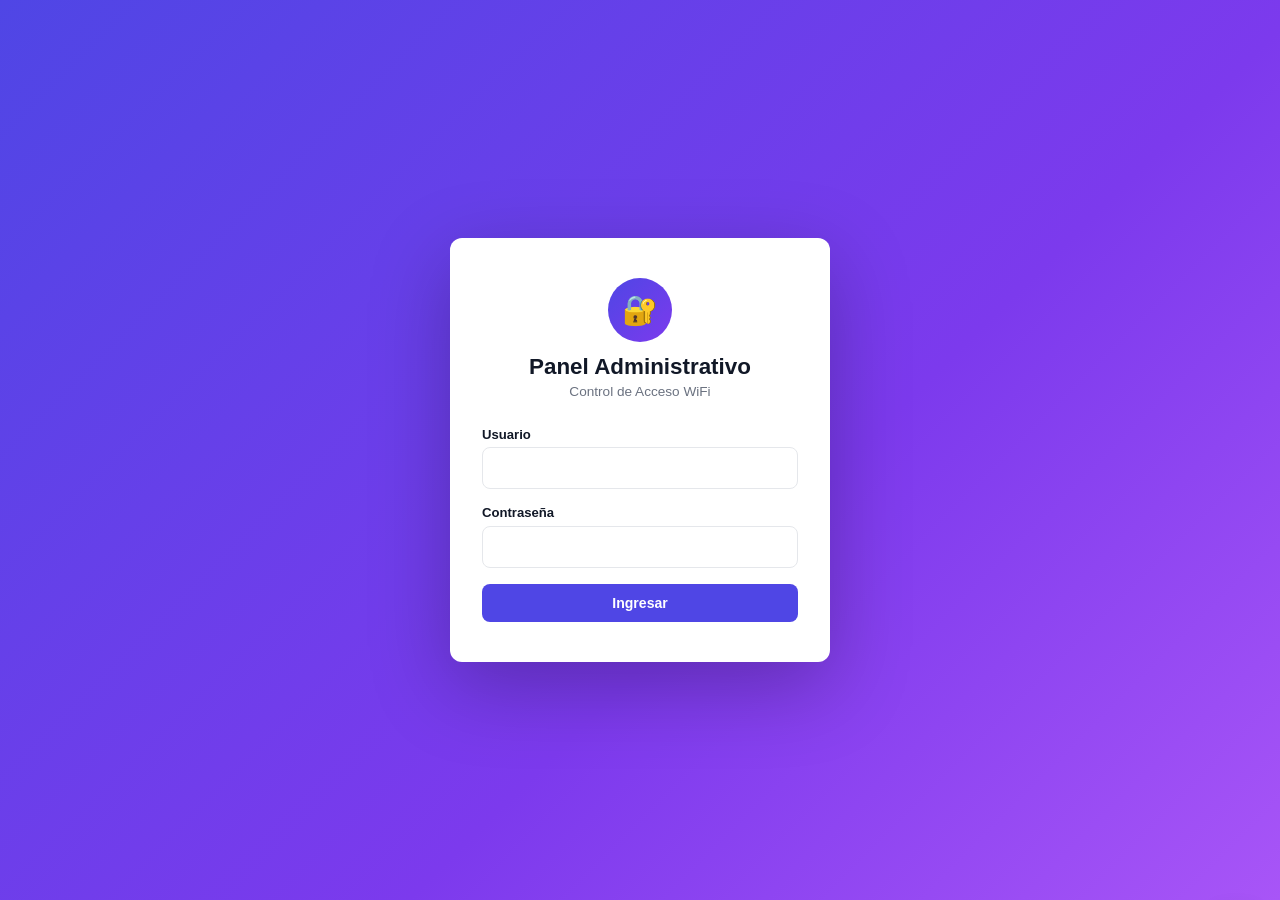
<file: php/index.html>
<!DOCTYPE html>
<html lang="es">
<head>
    <meta charset="UTF-8">
    <meta name="viewport" content="width=device-width, initial-scale=1.0">
    <title>Portal Administrativo – Control de Acceso WiFi</title>
    <style>
        *, *::before, *::after { margin: 0; padding: 0; box-sizing: border-box; }

        :root {
            --primary:    #4f46e5;
            --primary-dk: #3730a3;
            --accent:     #7c3aed;
            --success:    #059669;
            --warning:    #d97706;
            --danger:     #dc2626;
            --text:       #111827;
            --text-muted: #6b7280;
            --border:     #e5e7eb;
            --bg:         #f3f4f6;
            --sidebar-w:  240px;
            --radius:     12px;
            --radius-sm:  8px;
        }

        body {
            font-family: -apple-system, BlinkMacSystemFont, 'Segoe UI', sans-serif;
            background: var(--bg);
            color: var(--text);
            min-height: 100vh;
        }

        /* ── LOGIN ── */
        #loginContainer {
            display: flex;
            align-items: center;
            justify-content: center;
            min-height: 100vh;
            background: linear-gradient(135deg, #4f46e5 0%, #7c3aed 60%, #a855f7 100%);
        }
        .login-box {
            background: #fff;
            border-radius: var(--radius);
            padding: 2.5rem 2rem;
            width: 100%;
            max-width: 380px;
            box-shadow: 0 24px 80px rgba(0,0,0,.25);
        }
        .login-header { text-align: center; margin-bottom: 1.75rem; }
        .login-header .login-icon {
            width: 64px; height: 64px;
            background: linear-gradient(135deg, var(--primary), var(--accent));
            border-radius: 50%;
            display: inline-flex; align-items: center; justify-content: center;
            font-size: 1.8rem; margin-bottom: .75rem;
        }
        .login-header h1 { font-size: 1.4rem; font-weight: 700; color: var(--text); }
        .login-header p  { font-size: .85rem; color: var(--text-muted); margin-top: .2rem; }

        .form-group { margin-bottom: 1rem; }
        .form-group label {
            display: block; font-size: .82rem; font-weight: 600;
            color: var(--text); margin-bottom: .35rem;
        }
        .form-group input, .form-group select {
            width: 100%; padding: .65rem .85rem;
            border: 1.5px solid var(--border); border-radius: var(--radius-sm);
            font-size: .93rem; color: var(--text); background: #fff;
            transition: border-color .18s, box-shadow .18s;
            -webkit-appearance: none; min-height: 42px;
        }
        .form-group input:focus, .form-group select:focus {
            outline: none; border-color: var(--primary);
            box-shadow: 0 0 0 3px rgba(79,70,229,.12);
        }

        .btn {
            display: inline-flex; align-items: center; justify-content: center; gap: .45rem;
            padding: .65rem 1.25rem; border-radius: var(--radius-sm);
            border: none; font-size: .88rem; font-weight: 600; cursor: pointer;
            transition: opacity .15s, transform .1s; min-height: 38px;
        }
        .btn:hover:not(:disabled) { opacity: .88; }
        .btn:disabled { opacity: .55; cursor: not-allowed; }
        .btn-primary  { background: var(--primary); color: #fff; }
        .btn-success  { background: var(--success); color: #fff; }
        .btn-danger   { background: var(--danger);  color: #fff; }
        .btn-warning  { background: var(--warning); color: #fff; }
        .btn-ghost    { background: transparent; color: var(--primary); border: 1.5px solid var(--primary); }
        .btn-ghost:hover { background: #ede9fe; }
        .btn-block    { width: 100%; }
        .btn-sm       { padding: .4rem .85rem; font-size: .8rem; min-height: 32px; }

        .error-msg {
            background: #fef2f2; color: #991b1b;
            border: 1px solid #fca5a5; border-radius: var(--radius-sm);
            padding: .65rem .9rem; font-size: .85rem; margin-top: .75rem;
            display: none;
        }
        .error-msg.show { display: block; }

        /* ── APP SHELL ── */
        #appContainer { display: none; flex-direction: row; min-height: 100vh; }

        /* Sidebar */
        .sidebar {
            width: var(--sidebar-w);
            flex-shrink: 0;
            background: linear-gradient(180deg, #1e1b4b 0%, #312e81 100%);
            display: flex; flex-direction: column;
            position: fixed; top: 0; left: 0; bottom: 0;
            z-index: 100;
            transition: transform .25s;
        }
        .sidebar-header {
            padding: 1.5rem 1.25rem 1rem;
            border-bottom: 1px solid rgba(255,255,255,.1);
        }
        .sidebar-logo {
            display: flex; align-items: center; gap: .65rem; margin-bottom: .5rem;
        }
        .sidebar-logo-icon {
            width: 36px; height: 36px;
            background: linear-gradient(135deg, #818cf8, #a78bfa);
            border-radius: 9px; display: flex; align-items: center;
            justify-content: center; font-size: 1.1rem; flex-shrink: 0;
        }
        .sidebar-logo span { color: #fff; font-size: 1.1rem; font-weight: 700; }
        .sidebar-user {
            font-size: .78rem; color: rgba(255,255,255,.55);
            display: flex; align-items: center; gap: .4rem;
        }
        .sidebar-user-dot {
            width: 7px; height: 7px; border-radius: 50%;
            background: #34d399; flex-shrink: 0;
        }

        .sidebar-nav { flex: 1; padding: .75rem 0; overflow-y: auto; }
        .nav-item {
            display: flex; align-items: center; gap: .65rem;
            width: 100%; padding: .7rem 1.25rem;
            background: none; border: none; cursor: pointer;
            color: rgba(255,255,255,.6); font-size: .88rem; font-weight: 500;
            text-align: left; border-left: 3px solid transparent;
            transition: all .15s;
        }
        .nav-item:hover { color: #fff; background: rgba(255,255,255,.06); }
        .nav-item.active {
            color: #fff; background: rgba(255,255,255,.1);
            border-left-color: #818cf8;
        }
        .nav-icon { font-size: 1.05rem; flex-shrink: 0; }
        .nav-badge {
            margin-left: auto; background: #ef4444; color: #fff;
            border-radius: 100px; padding: .1rem .45rem;
            font-size: .72rem; font-weight: 700; min-width: 20px; text-align: center;
        }

        .sidebar-footer {
            padding: 1rem 1.25rem;
            border-top: 1px solid rgba(255,255,255,.1);
        }
        .btn-logout {
            width: 100%; padding: .6rem; background: rgba(239,68,68,.15);
            color: #fca5a5; border: 1px solid rgba(239,68,68,.3);
            border-radius: var(--radius-sm); font-size: .85rem; font-weight: 600;
            cursor: pointer; transition: background .15s;
        }
        .btn-logout:hover { background: rgba(239,68,68,.28); }

        /* Main */
        .main-content {
            margin-left: var(--sidebar-w);
            flex: 1; padding: 2rem;
            min-height: 100vh;
        }

        /* Page */
        .page { display: none; }
        .page.active { display: block; }

        .page-header {
            display: flex; align-items: center; justify-content: space-between;
            margin-bottom: 1.75rem; gap: 1rem; flex-wrap: wrap;
        }
        .page-header h1 { font-size: 1.35rem; font-weight: 700; }
        .page-header p  { font-size: .88rem; color: var(--text-muted); margin-top: .2rem; }

        /* Stat cards */
        .stats-grid {
            display: grid;
            grid-template-columns: repeat(auto-fit, minmax(180px, 1fr));
            gap: 1rem; margin-bottom: 2rem;
        }
        .stat-card {
            background: #fff; border-radius: var(--radius);
            padding: 1.25rem 1.5rem;
            display: flex; align-items: center; gap: 1rem;
            box-shadow: 0 1px 4px rgba(0,0,0,.06);
        }
        .stat-icon {
            width: 48px; height: 48px; border-radius: 12px;
            display: flex; align-items: center; justify-content: center;
            font-size: 1.4rem; flex-shrink: 0;
        }
        .stat-icon.purple  { background: #ede9fe; }
        .stat-icon.blue    { background: #dbeafe; }
        .stat-icon.green   { background: #d1fae5; }
        .stat-icon.yellow  { background: #fef3c7; }
        .stat-value { font-size: 1.6rem; font-weight: 700; line-height: 1; }
        .stat-label { font-size: .78rem; color: var(--text-muted); margin-top: .2rem; }

        /* Section card */
        .section-card {
            background: #fff; border-radius: var(--radius);
            box-shadow: 0 1px 4px rgba(0,0,0,.06);
            overflow: hidden; margin-bottom: 1.5rem;
        }
        .section-card-header {
            display: flex; align-items: center; justify-content: space-between;
            padding: 1rem 1.5rem; border-bottom: 1px solid var(--border);
            font-size: .9rem; font-weight: 600;
        }

        /* Table */
        .table-wrap { overflow-x: auto; }
        table { width: 100%; border-collapse: collapse; font-size: .875rem; }
        thead th {
            padding: .7rem 1rem; text-align: left;
            font-size: .72rem; font-weight: 700; text-transform: uppercase;
            letter-spacing: .05em; color: var(--text-muted);
            border-bottom: 1px solid var(--border); background: #fafafa;
            white-space: nowrap;
        }
        tbody td {
            padding: .75rem 1rem; border-bottom: 1px solid var(--border);
            vertical-align: middle;
        }
        tbody tr:last-child td { border-bottom: none; }
        tbody tr:hover { background: #fafafa; }
        .empty-row td { text-align: center; padding: 2.5rem; color: var(--text-muted); }

        /* Search */
        .search-wrap { padding: .85rem 1.5rem; border-bottom: 1px solid var(--border); }
        .search-wrap input {
            width: 100%; padding: .55rem .85rem;
            border: 1.5px solid var(--border); border-radius: 100px;
            font-size: .875rem; color: var(--text); background: #f9fafb;
            transition: border-color .15s;
        }
        .search-wrap input:focus { outline: none; border-color: var(--primary); background: #fff; }

        /* Badges */
        .badge {
            display: inline-flex; align-items: center; gap: .3rem;
            padding: .2rem .6rem; border-radius: 100px;
            font-size: .75rem; font-weight: 600;
        }
        .badge-pending  { background: #fffbeb; color: #92400e; border: 1px solid #fcd34d; }
        .badge-approved { background: #ecfdf5; color: #065f46; border: 1px solid #6ee7b7; }
        .badge-rejected { background: #fef2f2; color: #991b1b; border: 1px solid #fca5a5; }
        .badge-admin    { background: #ede9fe; color: #4c1d95; border: 1px solid #c4b5fd; }
        .badge-user     { background: #f0f9ff; color: #0c4a6e; border: 1px solid #bae6fd; }

        /* Pending cards */
        .cards-grid {
            display: grid;
            grid-template-columns: repeat(auto-fill, minmax(340px, 1fr));
            gap: 1.25rem;
            padding: 1.5rem;
        }
        .pending-card {
            background: #fff; border-radius: var(--radius);
            border: 1px solid var(--border);
            box-shadow: 0 1px 4px rgba(0,0,0,.06);
            display: flex; flex-direction: column;
            overflow: hidden;
        }
        .card-header-strip {
            height: 4px;
            background: linear-gradient(to right, var(--primary), var(--accent));
        }
        .card-body { padding: 1.1rem 1.25rem; flex: 1; }
        .card-name {
            font-size: 1rem; font-weight: 700; margin-bottom: .2rem;
        }
        .card-username { font-size: .8rem; color: var(--text-muted); margin-bottom: .75rem; }
        .card-meta {
            display: grid; grid-template-columns: 1fr 1fr;
            gap: .4rem .75rem; margin-bottom: .75rem;
        }
        .card-meta-item { display: flex; flex-direction: column; }
        .card-meta-label {
            font-size: .68rem; font-weight: 700; text-transform: uppercase;
            letter-spacing: .05em; color: var(--text-muted);
        }
        .card-meta-value { font-size: .82rem; font-weight: 500; color: var(--text); }
        .card-meta-value.mono { font-family: monospace; font-size: .8rem; }
        .card-ticket {
            background: #fffbeb; border: 1px solid #fcd34d;
            border-radius: var(--radius-sm); padding: .45rem .75rem;
            margin-bottom: .75rem; display: flex; align-items: center; gap: .5rem;
            font-size: .83rem; font-weight: 600; color: #92400e;
        }
        .card-device {
            background: #f8faff; border: 1px solid #e0e7ff;
            border-radius: var(--radius-sm); padding: .5rem .75rem;
            margin-bottom: .75rem;
        }
        .card-device-row {
            display: flex; gap: .5rem; align-items: center;
            font-size: .8rem; color: var(--text-muted);
        }
        .card-device-row + .card-device-row { margin-top: .25rem; }
        .card-date { font-size: .75rem; color: var(--text-muted); margin-bottom: .25rem; }
        .card-footer {
            padding: .85rem 1.25rem; border-top: 1px solid var(--border);
            display: flex; gap: .6rem; justify-content: flex-end;
        }

        /* Modal */
        .modal-overlay {
            position: fixed; inset: 0; background: rgba(0,0,0,.45);
            display: none; align-items: center; justify-content: center;
            z-index: 1000; padding: 1rem;
        }
        .modal-overlay.show { display: flex; }
        .modal-box {
            background: #fff; border-radius: var(--radius);
            width: 100%; max-width: 460px;
            box-shadow: 0 24px 80px rgba(0,0,0,.3);
            overflow: hidden;
        }
        .modal-header {
            display: flex; align-items: center; justify-content: space-between;
            padding: 1.25rem 1.5rem; border-bottom: 1px solid var(--border);
        }
        .modal-header h3 { font-size: 1.05rem; font-weight: 700; }
        .modal-close {
            width: 32px; height: 32px; border-radius: 50%;
            background: var(--bg); border: none; cursor: pointer;
            display: flex; align-items: center; justify-content: center;
            font-size: 1.1rem; color: var(--text-muted);
        }
        .modal-close:hover { background: var(--border); }
        .modal-body { padding: 1.25rem 1.5rem; }
        .modal-footer {
            padding: 1rem 1.5rem; border-top: 1px solid var(--border);
            display: flex; gap: .65rem; justify-content: flex-end;
        }
        .modal-user-preview {
            background: #f8faff; border: 1px solid #e0e7ff;
            border-radius: var(--radius-sm); padding: .85rem 1rem;
            margin-bottom: 1.1rem;
        }
        .modal-user-preview strong { display: block; margin-bottom: .2rem; }
        .modal-user-preview span { font-size: .83rem; color: var(--text-muted); }
        .modal-label {
            font-size: .82rem; font-weight: 600; margin-bottom: .35rem;
            display: block;
        }
        .modal-select {
            width: 100%; padding: .65rem .85rem;
            border: 1.5px solid var(--border); border-radius: var(--radius-sm);
            font-size: .9rem; color: var(--text); background: #fff;
            -webkit-appearance: none; cursor: pointer; min-height: 42px;
        }
        .modal-select:focus { outline: none; border-color: var(--primary); }
        .modal-hint {
            font-size: .78rem; color: var(--text-muted); margin-top: .4rem;
        }

        /* Profile card */
        .profile-wrap {
            max-width: 560px;
        }
        .profile-card {
            background: #fff; border-radius: var(--radius);
            box-shadow: 0 1px 4px rgba(0,0,0,.06); overflow: hidden;
        }
        .profile-cover {
            height: 80px;
            background: linear-gradient(135deg, var(--primary), var(--accent));
        }
        .profile-info { padding: 0 1.5rem 1.5rem; }
        .profile-avatar {
            width: 64px; height: 64px; border-radius: 50%;
            background: linear-gradient(135deg, var(--primary), var(--accent));
            border: 3px solid #fff; margin-top: -32px; margin-bottom: .75rem;
            display: flex; align-items: center; justify-content: center;
            font-size: 1.5rem; color: #fff; font-weight: 700;
        }
        .profile-name { font-size: 1.15rem; font-weight: 700; margin-bottom: .15rem; }
        .profile-role { margin-bottom: 1.1rem; }
        .profile-fields { display: grid; gap: .6rem; }
        .profile-field {
            display: flex; gap: .75rem; align-items: flex-start;
            font-size: .875rem;
        }
        .profile-field-label {
            width: 110px; flex-shrink: 0;
            font-size: .78rem; font-weight: 600;
            text-transform: uppercase; letter-spacing: .04em;
            color: var(--text-muted); padding-top: .05rem;
        }
        .profile-field-val { color: var(--text); font-weight: 500; }

        /* Toast */
        #toast {
            position: fixed; bottom: 1.5rem; right: 1.5rem;
            background: #1f2937; color: #fff;
            padding: .75rem 1.25rem; border-radius: var(--radius-sm);
            font-size: .875rem; font-weight: 500;
            box-shadow: 0 8px 24px rgba(0,0,0,.2);
            transform: translateY(calc(100% + 2rem));
            transition: transform .25s; z-index: 9999;
        }
        #toast.show { transform: translateY(0); }
        #toast.ok  { background: #065f46; }
        #toast.err { background: #991b1b; }

        /* Spinner */
        .spin {
            width: 16px; height: 16px;
            border: 2px solid rgba(255,255,255,.35);
            border-top-color: #fff; border-radius: 50%;
            animation: spin .7s linear infinite; flex-shrink: 0;
        }
        @keyframes spin { to { transform: rotate(360deg); } }

        /* Role select inline */
        .role-select {
            padding: .25rem .5rem; border: 1.5px solid var(--border);
            border-radius: 6px; font-size: .8rem; background: #fff;
            color: var(--text); cursor: pointer;
        }
        .role-select:focus { outline: none; border-color: var(--primary); }

        /* Access status banner */
        .access-banner {
            border-radius: var(--radius); padding: 1.5rem;
            display: flex; align-items: center; gap: 1.25rem;
            margin-bottom: 1.25rem;
        }
        .access-banner.approved { background: #ecfdf5; border: 1px solid #6ee7b7; }
        .access-banner.pending  { background: #fffbeb; border: 1px solid #fcd34d; }
        .access-banner.rejected { background: #fef2f2; border: 1px solid #fca5a5; }
        .access-banner-icon { font-size: 2.2rem; flex-shrink: 0; }
        .access-banner-title { font-size: 1.05rem; font-weight: 700; margin-bottom: .2rem; }
        .access-banner-sub { font-size: .85rem; color: var(--text-muted); line-height: 1.5; }
        .access-expiry {
            margin-top: .5rem; display: inline-flex; align-items: center; gap: .4rem;
            background: rgba(0,0,0,.06); border-radius: 100px;
            padding: .2rem .7rem; font-size: .8rem; font-weight: 600;
        }

        /* Device cards (my access) */
        .device-cards { display: grid; grid-template-columns: repeat(auto-fill, minmax(260px,1fr)); gap: 1rem; }
        .device-card {
            background: #fff; border: 1px solid var(--border);
            border-radius: var(--radius); padding: 1.1rem 1.25rem;
            box-shadow: 0 1px 4px rgba(0,0,0,.05);
        }
        .device-card-header {
            display: flex; align-items: center; gap: .6rem; margin-bottom: .8rem;
        }
        .device-card-icon {
            width: 38px; height: 38px; border-radius: 10px;
            background: #ede9fe; display: flex; align-items: center;
            justify-content: center; font-size: 1.2rem;
        }
        .device-card-type { font-size: .88rem; font-weight: 600; }
        .device-card-os  { font-size: .78rem; color: var(--text-muted); }
        .device-card-field {
            display: flex; flex-direction: column; margin-bottom: .45rem;
        }
        .device-card-label {
            font-size: .68rem; font-weight: 700; text-transform: uppercase;
            letter-spacing: .05em; color: var(--text-muted);
        }
        .device-card-val {
            font-size: .83rem; font-weight: 500; font-family: monospace;
            color: var(--text); word-break: break-all;
        }

        /* Responsive */
        @media (max-width: 768px) {
            .sidebar { transform: translateX(-100%); }
            .sidebar.open { transform: translateX(0); }
            .main-content { margin-left: 0; }
            .cards-grid { grid-template-columns: 1fr; }
        }
    </style>
</head>
<body>

<!-- ── LOGIN ── -->
<div id="loginContainer">
    <div class="login-box">
        <div class="login-header">
            <div class="login-icon">🔐</div>
            <h1>Panel Administrativo</h1>
            <p>Control de Acceso WiFi</p>
        </div>
        <form id="loginForm" onsubmit="handleLogin(event)">
            <div class="form-group">
                <label for="loginUser">Usuario</label>
                <input type="text" id="loginUser" name="username" required
                       autocomplete="username" autocapitalize="none" spellcheck="false">
            </div>
            <div class="form-group">
                <label for="loginPass">Contraseña</label>
                <input type="password" id="loginPass" name="password" required
                       autocomplete="current-password">
            </div>
            <button type="submit" class="btn btn-primary btn-block" id="loginBtn">Ingresar</button>
        </form>
        <div id="loginError" class="error-msg"></div>
    </div>
</div>

<!-- ── APP ── -->
<div id="appContainer">
    <!-- Sidebar -->
    <aside class="sidebar" id="sidebar">
        <div class="sidebar-header">
            <div class="sidebar-logo">
                <div class="sidebar-logo-icon">📶</div>
                <span>NAC WiFi</span>
            </div>
            <div class="sidebar-user">
                <span class="sidebar-user-dot"></span>
                <span id="sidebarUser">Admin</span>
            </div>
        </div>

        <nav class="sidebar-nav">
            <!-- Admin -->
            <button onclick="navigateTo('dashboard')" class="nav-item active admin-nav" data-page="dashboard">
                <span class="nav-icon">📊</span> Dashboard
            </button>
            <button onclick="navigateTo('pendingUsers')" class="nav-item admin-nav" data-page="pendingUsers" id="navPending">
                <span class="nav-icon">⏳</span> Solicitudes
                <span class="nav-badge" id="pendingBadge" style="display:none">0</span>
            </button>
            <button onclick="navigateTo('users')" class="nav-item admin-nav" data-page="users">
                <span class="nav-icon">👥</span> Usuarios
            </button>
            <button onclick="navigateTo('devices')" class="nav-item admin-nav" data-page="devices">
                <span class="nav-icon">📱</span> Dispositivos
                <span class="nav-badge" id="devicePendingBadge" style="display:none">0</span>
            </button>
            <button onclick="navigateTo('traffic')" class="nav-item admin-nav" data-page="traffic">
                <span class="nav-icon">📶</span> Consumo
            </button>
            <button onclick="navigateTo('reports')" class="nav-item admin-nav" data-page="reports">
                <span class="nav-icon">📈</span> Reportes
            </button>
            <button onclick="navigateTo('messages')" class="nav-item" data-page="messages" id="navMessages">
                <span class="nav-icon">💬</span> Consultas
                <span class="nav-badge" id="msgBadge" style="display:none">0</span>
            </button>
            <!-- User (no admin) -->
            <button onclick="navigateTo('myAccess')" class="nav-item user-nav" data-page="myAccess" style="display:none">
                <span class="nav-icon">🌐</span> Mi acceso
            </button>
            <!-- All -->
            <button onclick="navigateTo('profile')" class="nav-item" data-page="profile">
                <span class="nav-icon">⚙️</span> Mi perfil
            </button>
        </nav>

        <div class="sidebar-footer">
            <button onclick="handleLogout()" class="btn-logout">↩ Cerrar sesión</button>
        </div>
    </aside>

    <!-- Main -->
    <main class="main-content">

        <!-- DASHBOARD -->
        <div id="dashboardPage" class="page active">
            <div class="page-header">
                <div>
                    <h1>Dashboard</h1>
                    <p>Resumen del sistema</p>
                </div>
                <button class="btn btn-primary btn-sm" onclick="refreshDashboard()">🔄 Actualizar</button>
            </div>

            <div class="stats-grid">
                <div class="stat-card">
                    <div class="stat-icon purple">👥</div>
                    <div>
                        <div class="stat-value" id="statTotal">—</div>
                        <div class="stat-label">Usuarios totales</div>
                    </div>
                </div>
                <div class="stat-card">
                    <div class="stat-icon yellow">⏳</div>
                    <div>
                        <div class="stat-value" id="statPending">—</div>
                        <div class="stat-label">Pendientes</div>
                    </div>
                </div>
                <div class="stat-card">
                    <div class="stat-icon green">✅</div>
                    <div>
                        <div class="stat-value" id="statApproved">—</div>
                        <div class="stat-label">Aprobados</div>
                    </div>
                </div>
                <div class="stat-card">
                    <div class="stat-icon blue">📱</div>
                    <div>
                        <div class="stat-value" id="statDevices">—</div>
                        <div class="stat-label">Dispositivos</div>
                    </div>
                </div>
            </div>

            <div class="section-card">
                <div class="section-card-header">
                    Usuarios recientes
                    <button class="btn btn-ghost btn-sm" onclick="navigateTo('users')">Ver todos →</button>
                </div>
                <div class="table-wrap">
                    <table>
                        <thead>
                            <tr>
                                <th>Usuario</th>
                                <th>Nombre</th>
                                <th>Departamento</th>
                                <th>Estado</th>
                                <th>Registrado</th>
                            </tr>
                        </thead>
                        <tbody id="recentUsersTable">
                            <tr class="empty-row"><td colspan="5">Cargando…</td></tr>
                        </tbody>
                    </table>
                </div>
            </div>
        </div>

        <!-- SOLICITUDES PENDIENTES -->
        <div id="pendingUsersPage" class="page">
            <div class="page-header">
                <div>
                    <h1>Solicitudes pendientes</h1>
                    <p>Usuarios registrados que esperan aprobación</p>
                </div>
                <button class="btn btn-primary btn-sm" onclick="loadPendingUsers()">🔄 Actualizar</button>
            </div>
            <div id="pendingCards">
                <div style="padding:2rem;text-align:center;color:var(--text-muted)">Cargando…</div>
            </div>
        </div>

        <!-- USUARIOS -->
        <div id="usersPage" class="page">
            <div class="page-header">
                <div>
                    <h1>Usuarios</h1>
                    <p>Gestión de cuentas de acceso</p>
                </div>
            </div>
            <div class="section-card">
                <div class="search-wrap">
                    <input type="text" id="userSearch" placeholder="🔍  Buscar por usuario, nombre o correo…" oninput="filterUsers()">
                </div>
                <div class="table-wrap">
                    <table>
                        <thead>
                            <tr>
                                <th>Usuario</th>
                                <th>Nombre</th>
                                <th>Departamento</th>
                                <th>Cargo</th>
                                <th>Correo</th>
                                <th>Estado</th>
                                <th>Ancho de banda</th>
                                <th>Rol</th>
                                <th>Acciones</th>
                            </tr>
                        </thead>
                        <tbody id="usersTable">
                            <tr class="empty-row"><td colspan="9">Cargando…</td></tr>
                        </tbody>
                    </table>
                </div>
            </div>
        </div>

        <!-- DISPOSITIVOS -->
        <div id="devicesPage" class="page">
            <div class="page-header">
                <div>
                    <h1>Dispositivos</h1>
                    <p>Equipos registrados en la red</p>
                </div>
                <button class="btn btn-primary btn-sm admin-nav" onclick="openAddDeviceModal()">+ Agregar dispositivo</button>
            </div>
            <div class="section-card">
                <div class="search-wrap">
                    <input type="text" id="deviceSearch" placeholder="🔍  Buscar por MAC, hostname…" oninput="filterDevices()">
                </div>
                <div class="table-wrap">
                    <table>
                        <thead>
                            <tr>
                                <th>Propietario</th>
                                <th>Dirección MAC</th>
                                <th>IP</th>
                                <th>Tipo</th>
                                <th>Sistema</th>
                                <th>Estado</th>
                                <th>Registrado</th>
                                <th>Acciones</th>
                            </tr>
                        </thead>
                        <tbody id="devicesTable">
                            <tr class="empty-row"><td colspan="7">Cargando…</td></tr>
                        </tbody>
                    </table>
                </div>
            </div>
        </div>

        <!-- MI ACCESO (usuario regular) -->
        <div id="myAccessPage" class="page">
            <div class="page-header">
                <div>
                    <h1>Mi acceso WiFi</h1>
                    <p>Estado de tu cuenta y dispositivos registrados</p>
                </div>
                <button class="btn btn-primary btn-sm" onclick="loadMyAccess()">🔄 Actualizar</button>
            </div>
            <div id="myAccessContent">
                <div style="padding:2rem;text-align:center;color:var(--text-muted)">Cargando…</div>
            </div>
        </div>

        <!-- CONSUMO DE ANCHO DE BANDA -->
        <div id="trafficPage" class="page">
            <div class="page-header">
                <div>
                    <h1>Consumo de ancho de banda</h1>
                    <p>Tráfico por cliente (sesión actual + histórico)</p>
                </div>
                <button class="btn btn-primary btn-sm" onclick="loadTraffic()">🔄 Actualizar</button>
            </div>
            <div class="section-card">
                <div class="section-card-header">
                    Consumo por usuario
                    <span id="trafficOnlineBadge" style="font-size:.75rem;font-weight:500;color:var(--text-muted)"></span>
                </div>
                <div class="table-wrap">
                    <table id="trafficTable">
                        <thead>
                            <tr>
                                <th>Estado</th>
                                <th>Usuario</th>
                                <th>Último reporte</th>
                                <th style="text-align:right">↓ Descarga</th>
                                <th style="text-align:right">↑ Subida</th>
                                <th style="text-align:right">Total</th>
                            </tr>
                        </thead>
                        <tbody id="trafficTbody">
                            <tr><td colspan="6" style="text-align:center;padding:2rem;color:var(--text-muted)">Cargando…</td></tr>
                        </tbody>
                    </table>
                </div>
            </div>
        </div>

        <!-- REPORTES DE CONSUMO POR FECHA -->
        <div id="reportsPage" class="page">
            <div class="page-header">
                <div>
                    <h1>Reportes de consumo</h1>
                    <p>Consumo por empleado en un rango de fechas</p>
                </div>
            </div>
            <div class="section-card">
                <div class="section-card-header">Filtros</div>
                <div style="display:flex;flex-wrap:wrap;gap:1rem;align-items:flex-end;padding:1rem">
                    <div>
                        <label style="display:block;font-size:.75rem;color:var(--text-muted);margin-bottom:.25rem">Desde</label>
                        <input type="date" id="repFrom" class="form-input" style="min-width:150px">
                    </div>
                    <div>
                        <label style="display:block;font-size:.75rem;color:var(--text-muted);margin-bottom:.25rem">Hasta</label>
                        <input type="date" id="repTo" class="form-input" style="min-width:150px">
                    </div>
                    <div>
                        <label style="display:block;font-size:.75rem;color:var(--text-muted);margin-bottom:.25rem">Empleado</label>
                        <select id="repUser" class="form-input" style="min-width:200px">
                            <option value="">Todos los empleados</option>
                        </select>
                    </div>
                    <button class="btn btn-primary btn-sm" onclick="loadReport()">📊 Generar</button>
                    <button class="btn btn-sm" onclick="exportReportCSV()" style="background:#10b981;color:#fff">⬇️ CSV</button>
                    <button class="btn btn-sm" onclick="exportReportPDF()" style="background:#ef4444;color:#fff">📄 PDF</button>
                </div>
            </div>

            <div style="display:flex;gap:1rem;flex-wrap:wrap;margin-bottom:1rem">
                <div class="section-card" style="flex:1;min-width:160px;padding:1rem;text-align:center">
                    <div style="font-size:.75rem;color:var(--text-muted)">Descarga total</div>
                    <div id="repTotDown" style="font-size:1.4rem;font-weight:700;color:#3b82f6">—</div>
                </div>
                <div class="section-card" style="flex:1;min-width:160px;padding:1rem;text-align:center">
                    <div style="font-size:.75rem;color:var(--text-muted)">Subida total</div>
                    <div id="repTotUp" style="font-size:1.4rem;font-weight:700;color:#10b981">—</div>
                </div>
                <div class="section-card" style="flex:1;min-width:160px;padding:1rem;text-align:center">
                    <div style="font-size:.75rem;color:var(--text-muted)">Total general</div>
                    <div id="repTotAll" style="font-size:1.4rem;font-weight:700">—</div>
                </div>
            </div>

            <div class="section-card" id="reportChartCard" style="display:none">
                <div class="section-card-header" id="repChartTitle">Gráfico de consumo</div>
                <div id="reportChart" style="padding:1rem"></div>
            </div>

            <div class="section-card">
                <div class="section-card-header" id="repTableTitle">Consumo por empleado</div>
                <div class="table-wrap">
                    <table id="reportTable">
                        <thead>
                            <tr>
                                <th id="repCol1">Empleado</th>
                                <th>Departamento</th>
                                <th style="text-align:right">Sesiones</th>
                                <th style="text-align:right">↓ Descarga</th>
                                <th style="text-align:right">↑ Subida</th>
                                <th style="text-align:right">Total</th>
                            </tr>
                        </thead>
                        <tbody id="reportTbody">
                            <tr><td colspan="6" style="text-align:center;padding:2rem;color:var(--text-muted)">Selecciona un rango y genera el reporte</td></tr>
                        </tbody>
                    </table>
                </div>
            </div>
        </div>

        <!-- CONSULTAS -->
        <div id="messagesPage" class="page">
            <div class="page-header">
                <div>
                    <h1>Consultas</h1>
                    <p id="msgsSubtitle">Mensajes entre usuarios y administración</p>
                </div>
                <button class="btn btn-primary btn-sm" onclick="openNewMsgModal()">+ Nueva consulta</button>
            </div>

            <!-- Lista de mensajes -->
            <div class="section-card" id="msgListCard">
                <div class="section-card-header">
                    Bandeja
                    <button class="btn btn-ghost btn-sm" onclick="loadMessages()">🔄 Actualizar</button>
                </div>
                <div class="table-wrap">
                    <table>
                        <thead>
                            <tr>
                                <th></th>
                                <th>De</th>
                                <th>Para</th>
                                <th>Asunto</th>
                                <th>Fecha</th>
                                <th>Estado</th>
                                <th>Acciones</th>
                            </tr>
                        </thead>
                        <tbody id="msgsTable">
                            <tr class="empty-row"><td colspan="7">Cargando…</td></tr>
                        </tbody>
                    </table>
                </div>
            </div>

            <!-- Detalle del mensaje seleccionado -->
            <div id="msgDetail" style="display:none">
                <div class="section-card">
                    <div class="section-card-header" style="gap:.5rem">
                        <button class="btn btn-ghost btn-sm" onclick="closeMsgDetail()">← Volver</button>
                        <span id="msgDetailSubject" style="font-size:1rem;font-weight:700;flex:1"></span>
                        <span id="msgDetailDate" style="font-size:.8rem;color:var(--text-muted)"></span>
                    </div>
                    <div style="padding:1.25rem 1.5rem">
                        <div style="display:flex;gap:.75rem;margin-bottom:1rem;flex-wrap:wrap">
                            <span style="font-size:.8rem;color:var(--text-muted)">De: <strong id="msgDetailFrom"></strong></span>
                            <span style="font-size:.8rem;color:var(--text-muted)" id="msgDetailToWrap">Para: <strong id="msgDetailTo"></strong></span>
                        </div>
                        <div id="msgDetailBody" style="font-size:.92rem;line-height:1.7;white-space:pre-wrap;background:#f8faff;border:1px solid #e0e7ff;border-radius:8px;padding:1rem"></div>

                        <!-- Respuesta ya enviada -->
                        <div id="msgReplyExist" style="display:none;margin-top:1.25rem">
                            <div style="font-size:.78rem;font-weight:700;text-transform:uppercase;letter-spacing:.05em;color:var(--text-muted);margin-bottom:.5rem">Respuesta</div>
                            <div id="msgReplyExistBody" style="font-size:.92rem;line-height:1.7;white-space:pre-wrap;background:#ecfdf5;border:1px solid #6ee7b7;border-radius:8px;padding:1rem"></div>
                            <div style="font-size:.75rem;color:var(--text-muted);margin-top:.35rem">Respondido por <strong id="msgReplyExistBy"></strong> el <span id="msgReplyExistAt"></span></div>
                        </div>

                        <!-- Formulario de respuesta -->
                        <div id="msgReplyForm" style="margin-top:1.25rem">
                            <div style="font-size:.82rem;font-weight:600;margin-bottom:.4rem">Responder</div>
                            <textarea id="msgReplyText" rows="4"
                                style="width:100%;padding:.65rem .85rem;border:1.5px solid var(--border);border-radius:8px;font-size:.9rem;font-family:inherit;resize:vertical;min-height:90px"
                                placeholder="Escribe tu respuesta…"></textarea>
                            <button class="btn btn-primary btn-sm" style="margin-top:.5rem" onclick="sendReply()">Enviar respuesta</button>
                        </div>
                    </div>
                </div>
            </div>
        </div>

        <!-- PERFIL -->
        <div id="profilePage" class="page">
            <div class="page-header">
                <h1>Mi perfil</h1>
            </div>
            <div style="display:grid;gap:1.25rem;max-width:680px">

                <!-- Info card -->
                <div class="profile-card">
                    <div class="profile-cover"></div>
                    <div class="profile-info">
                        <div class="profile-avatar" id="profileAvatar">?</div>
                        <div class="profile-name" id="profileName">—</div>
                        <div class="profile-role" id="profileRole"></div>
                        <div class="profile-fields" id="profileFields"></div>
                    </div>
                </div>

                <!-- Cambiar contraseña -->
                <div class="section-card">
                    <div class="section-card-header">🔐 Cambiar contraseña</div>
                    <div style="padding:1.25rem 1.5rem">
                        <div id="pwMsg" class="error-msg" style="margin-bottom:.85rem"></div>
                        <div id="pwOk" style="display:none;background:#ecfdf5;color:#065f46;border:1px solid #6ee7b7;border-radius:8px;padding:.65rem .9rem;font-size:.85rem;margin-bottom:.85rem">
                            ✅ Contraseña actualizada correctamente.
                        </div>
                        <div style="display:grid;gap:.85rem">
                            <div class="form-group" style="margin:0">
                                <label for="pwCurrent">Contraseña actual</label>
                                <input type="password" id="pwCurrent" autocomplete="current-password">
                            </div>
                            <div class="form-group" style="margin:0">
                                <label for="pwNew">Nueva contraseña</label>
                                <input type="password" id="pwNew" autocomplete="new-password" placeholder="Mínimo 6 caracteres">
                            </div>
                            <div class="form-group" style="margin:0">
                                <label for="pwConfirm">Confirmar nueva contraseña</label>
                                <input type="password" id="pwConfirm" autocomplete="new-password">
                            </div>
                            <button class="btn btn-primary" id="pwBtn" onclick="changePassword()" style="width:fit-content">
                                Actualizar contraseña
                            </button>
                        </div>
                    </div>
                </div>

            </div>
        </div>

    </main>
</div>

<!-- ── MODAL APROBAR ── -->
<div class="modal-overlay" id="approveModal">
    <div class="modal-box">
        <div class="modal-header">
            <h3>Aprobar acceso</h3>
            <button class="modal-close" onclick="closeApproveModal()">✕</button>
        </div>
        <div class="modal-body">
            <div class="modal-user-preview">
                <strong id="approveUserName">—</strong>
                <span id="approveUserMeta">—</span>
            </div>
            <label class="modal-label" for="approveHours">Duración del acceso</label>
            <select class="modal-select" id="approveHours">
                <option value="">Sin límite (acceso permanente)</option>
                <option value="4">4 horas</option>
                <option value="8">8 horas</option>
                <option value="24">1 día</option>
                <option value="48">2 días</option>
                <option value="168">1 semana</option>
            </select>
            <p class="modal-hint" id="approveHint"></p>
        </div>
        <div class="modal-footer">
            <button class="btn btn-ghost" onclick="closeApproveModal()">Cancelar</button>
            <button class="btn btn-success" id="approveConfirmBtn" onclick="confirmApprove()">✓ Confirmar aprobación</button>
        </div>
    </div>
</div>

<!-- Modal agregar dispositivo (admin) -->
<div class="modal-overlay" id="addDeviceModal">
    <div class="modal-box" style="max-width:480px">
        <div class="modal-header">
            <h3>Agregar dispositivo</h3>
            <button class="modal-close" onclick="closeAddDeviceModal()">✕</button>
        </div>
        <div class="modal-body" style="display:grid;gap:.85rem">
            <div>
                <label class="modal-label" for="addDevUser">Usuario propietario</label>
                <select class="modal-select" id="addDevUser" required></select>
            </div>
            <div>
                <label class="modal-label" for="addDevMac">Dirección MAC</label>
                <input type="text" id="addDevMac" class="modal-select"
                    placeholder="Ej: AA:BB:CC:DD:EE:FF"
                    style="padding:.65rem .85rem;font-family:monospace"
                    maxlength="17" oninput="formatMacInput(this)">
                <p class="modal-hint">Formato: XX:XX:XX:XX:XX:XX (mayúsculas)</p>
            </div>
            <div>
                <label class="modal-label" for="addDevType">Tipo de dispositivo</label>
                <select class="modal-select" id="addDevType">
                    <option value="unknown">Desconocido</option>
                    <option value="smartphone">Teléfono / Móvil</option>
                    <option value="laptop">Laptop</option>
                    <option value="desktop">Computadora de escritorio</option>
                    <option value="tablet">Tableta</option>
                    <option value="printer">Impresora</option>
                    <option value="other">Otro</option>
                </select>
            </div>
            <div>
                <label class="modal-label" for="addDevOs">Sistema operativo <span style="font-weight:400;color:var(--text-muted)">(opcional)</span></label>
                <input type="text" id="addDevOs" class="modal-select"
                    placeholder="Ej: Android 14, Windows 11, iOS 17"
                    style="padding:.65rem .85rem">
            </div>
        </div>
        <div class="modal-footer">
            <button class="btn btn-ghost" onclick="closeAddDeviceModal()">Cancelar</button>
            <button class="btn btn-primary" onclick="submitAddDevice()">Agregar</button>
        </div>
    </div>
</div>

<!-- Modal agregar dispositivo propio (usuario desde Mi acceso) -->
<div class="modal-overlay" id="addMyDeviceModal">
    <div class="modal-box" style="max-width:460px">
        <div class="modal-header">
            <h3>Agregar mi dispositivo</h3>
            <button class="modal-close" onclick="document.getElementById('addMyDeviceModal').classList.remove('show')">✕</button>
        </div>
        <div class="modal-body" style="display:grid;gap:.85rem">
            <p style="font-size:.87rem;color:var(--text-muted)">Ingresa la dirección MAC del dispositivo que quieres agregar a tu cuenta.</p>
            <div>
                <label class="modal-label" for="addMyDevMac">Dirección MAC</label>
                <input type="text" id="addMyDevMac" class="modal-select"
                    placeholder="Ej: AA:BB:CC:DD:EE:FF"
                    style="padding:.65rem .85rem;font-family:monospace"
                    maxlength="17" oninput="formatMacInput(this)">
                <p class="modal-hint">Formato: XX:XX:XX:XX:XX:XX</p>
            </div>
            <div>
                <label class="modal-label" for="addMyDevType">Tipo de dispositivo</label>
                <select class="modal-select" id="addMyDevType">
                    <option value="smartphone">Teléfono / Móvil</option>
                    <option value="laptop">Laptop</option>
                    <option value="desktop">Computadora de escritorio</option>
                    <option value="tablet">Tableta</option>
                    <option value="other">Otro</option>
                </select>
            </div>
        </div>
        <div class="modal-footer">
            <button class="btn btn-ghost" onclick="document.getElementById('addMyDeviceModal').classList.remove('show')">Cancelar</button>
            <button class="btn btn-primary" onclick="submitAddMyDevice()">Agregar dispositivo</button>
        </div>
    </div>
</div>

<!-- Modal nueva consulta -->
<div class="modal-overlay" id="newMsgModal">
    <div class="modal-box" style="max-width:520px">
        <div class="modal-header">
            <h3>Nueva consulta</h3>
            <button class="modal-close" onclick="closeNewMsgModal()">✕</button>
        </div>
        <div class="modal-body" style="display:grid;gap:.85rem">
            <div id="newMsgToWrap">
                <label class="modal-label" for="newMsgTo">Para (usuario)</label>
                <select class="modal-select" id="newMsgTo">
                    <option value="">→ Administración (general)</option>
                </select>
            </div>
            <div>
                <label class="modal-label" for="newMsgSubject">Asunto</label>
                <input type="text" id="newMsgSubject" class="modal-select" placeholder="Ej: Solicitud de acceso adicional" style="padding:.65rem .85rem">
            </div>
            <div>
                <label class="modal-label" for="newMsgBody">Mensaje</label>
                <textarea id="newMsgBody" rows="5"
                    style="width:100%;padding:.65rem .85rem;border:1.5px solid var(--border);border-radius:8px;font-size:.9rem;font-family:inherit;resize:vertical"
                    placeholder="Describe tu consulta o solicitud…"></textarea>
            </div>
        </div>
        <div class="modal-footer">
            <button class="btn btn-ghost" onclick="closeNewMsgModal()">Cancelar</button>
            <button class="btn btn-primary" onclick="submitNewMsg()">Enviar consulta</button>
        </div>
    </div>
</div>

<!-- Modal: Ancho de banda -->
<div class="modal-overlay" id="bandwidthModal">
    <div class="modal-box" style="max-width:420px">
        <div class="modal-header">
            <h3>Ancho de banda</h3>
            <button class="modal-close" onclick="closeBandwidthModal()">✕</button>
        </div>
        <div class="modal-body">
            <p id="bwUserLabel" style="margin-bottom:1.2rem;color:var(--text-muted);font-size:.9rem"></p>
            <div style="display:grid;grid-template-columns:1fr 1fr;gap:1rem;margin-bottom:1rem">
                <div>
                    <label style="display:block;margin-bottom:.4rem;font-size:.85rem;font-weight:600">⬇ Descarga (Mbps)</label>
                    <input type="number" id="bwDownload" min="0" max="1000" placeholder="Sin límite"
                           style="width:100%;padding:.55rem .75rem;border:1px solid var(--border);border-radius:8px;font-size:.95rem">
                </div>
                <div>
                    <label style="display:block;margin-bottom:.4rem;font-size:.85rem;font-weight:600">⬆ Subida (Mbps)</label>
                    <input type="number" id="bwUpload" min="0" max="1000" placeholder="Sin límite"
                           style="width:100%;padding:.55rem .75rem;border:1px solid var(--border);border-radius:8px;font-size:.95rem">
                </div>
            </div>
            <p style="font-size:.8rem;color:var(--text-muted)">Deja en blanco para acceso sin límite. Los cambios aplican en el próximo ciclo de sincronización (~60s).</p>
        </div>
        <div class="modal-footer">
            <button class="btn btn-ghost" onclick="closeBandwidthModal()">Cancelar</button>
            <button class="btn btn-primary" onclick="saveBandwidth()">Guardar</button>
        </div>
    </div>
</div>

<!-- Modal: Bloqueos de sitios por usuario -->
<div class="modal-overlay" id="blocksModal">
    <div class="modal-box" style="max-width:520px">
        <div class="modal-header">
            <h3>🚫 Bloqueos de sitios</h3>
            <button class="modal-close" onclick="closeBlocksModal()">✕</button>
        </div>
        <div class="modal-body">
            <p id="blocksUserLabel" style="margin-bottom:1rem;color:var(--text-muted);font-size:.9rem"></p>
            <div style="display:flex;gap:.5rem;margin-bottom:1rem">
                <input type="text" id="blockDomainInput" class="modal-select"
                       placeholder="ej: facebook.com, youtube.com"
                       style="flex:1"
                       onkeydown="if(event.key==='Enter')addBlock()">
                <button class="btn btn-danger btn-sm" onclick="addBlock()">+ Bloquear</button>
            </div>
            <p style="font-size:.78rem;color:var(--text-muted);margin-bottom:1rem">
                Los dominios bloqueados se redirigen a 0.0.0.0 vía DNS. Aplica en ~60s tras sincronización.
            </p>
            <div id="blocksList" style="display:grid;gap:.4rem;max-height:260px;overflow-y:auto">
                <div style="text-align:center;color:var(--text-muted);padding:1rem">Cargando…</div>
            </div>
        </div>
        <div class="modal-footer">
            <button class="btn btn-ghost" onclick="closeBlocksModal()">Cerrar</button>
        </div>
    </div>
</div>

<!-- Modal Editar Usuario -->
<div class="modal-overlay" id="editUserModal">
    <div class="modal-box" style="max-width:480px">
        <div class="modal-header">
            <h3>Editar usuario — <span id="editUserLabel"></span></h3>
            <button class="modal-close" onclick="closeEditUserModal()">✕</button>
        </div>
        <div class="modal-body" style="display:grid;gap:.85rem">
            <div>
                <label class="modal-label">Nombre completo</label>
                <input type="text" id="editUserFullName" class="modal-select" style="padding:.65rem .85rem">
            </div>
            <div style="display:grid;grid-template-columns:1fr 1fr;gap:.85rem">
                <div>
                    <label class="modal-label">Correo</label>
                    <input type="email" id="editUserEmail" class="modal-select" style="padding:.65rem .85rem">
                </div>
                <div>
                    <label class="modal-label">Teléfono</label>
                    <input type="text" id="editUserPhone" class="modal-select" style="padding:.65rem .85rem">
                </div>
            </div>
            <div style="display:grid;grid-template-columns:1fr 1fr;gap:.85rem">
                <div>
                    <label class="modal-label">Departamento</label>
                    <input type="text" id="editUserDept" class="modal-select" style="padding:.65rem .85rem">
                </div>
                <div>
                    <label class="modal-label">Cargo</label>
                    <input type="text" id="editUserPos" class="modal-select" style="padding:.65rem .85rem">
                </div>
            </div>
        </div>
        <div class="modal-footer">
            <button class="btn btn-ghost" onclick="closeEditUserModal()">Cancelar</button>
            <button class="btn btn-primary" onclick="saveEditUser()">Guardar</button>
        </div>
    </div>
</div>

<!-- Modal Editar / Reasignar Dispositivo -->
<div class="modal-overlay" id="editDeviceModal">
    <div class="modal-box" style="max-width:460px">
        <div class="modal-header">
            <h3>Editar dispositivo</h3>
            <button class="modal-close" onclick="closeEditDeviceModal()">✕</button>
        </div>
        <div class="modal-body" style="display:grid;gap:.85rem">
            <div>
                <label class="modal-label">MAC Address</label>
                <code id="editDevMacLabel" style="display:block;padding:.65rem .85rem;background:var(--bg-card);border-radius:6px;font-size:.9rem"></code>
            </div>
            <div>
                <label class="modal-label">Asignar a usuario</label>
                <select class="modal-select" id="editDevUser"></select>
            </div>
            <div style="display:grid;grid-template-columns:1fr 1fr;gap:.85rem">
                <div>
                    <label class="modal-label">Tipo</label>
                    <select class="modal-select" id="editDevType">
                        <option value="unknown">Desconocido</option>
                        <option value="smartphone">Teléfono / Móvil</option>
                        <option value="laptop">Laptop</option>
                        <option value="desktop">Computadora</option>
                        <option value="tablet">Tableta</option>
                        <option value="printer">Impresora</option>
                        <option value="other">Otro</option>
                    </select>
                </div>
                <div>
                    <label class="modal-label">Sistema operativo</label>
                    <input type="text" id="editDevOs" class="modal-select" placeholder="Android 14, Windows 11…" style="padding:.65rem .85rem">
                </div>
            </div>
        </div>
        <div class="modal-footer">
            <button class="btn btn-ghost" onclick="closeEditDeviceModal()">Cancelar</button>
            <button class="btn btn-primary" onclick="saveEditDevice()">Guardar</button>
        </div>
    </div>
</div>

<!-- Toast -->
<div id="toast"></div>

<script src="/static/app.js?v=8"></script>
</body>
</html>
</file>
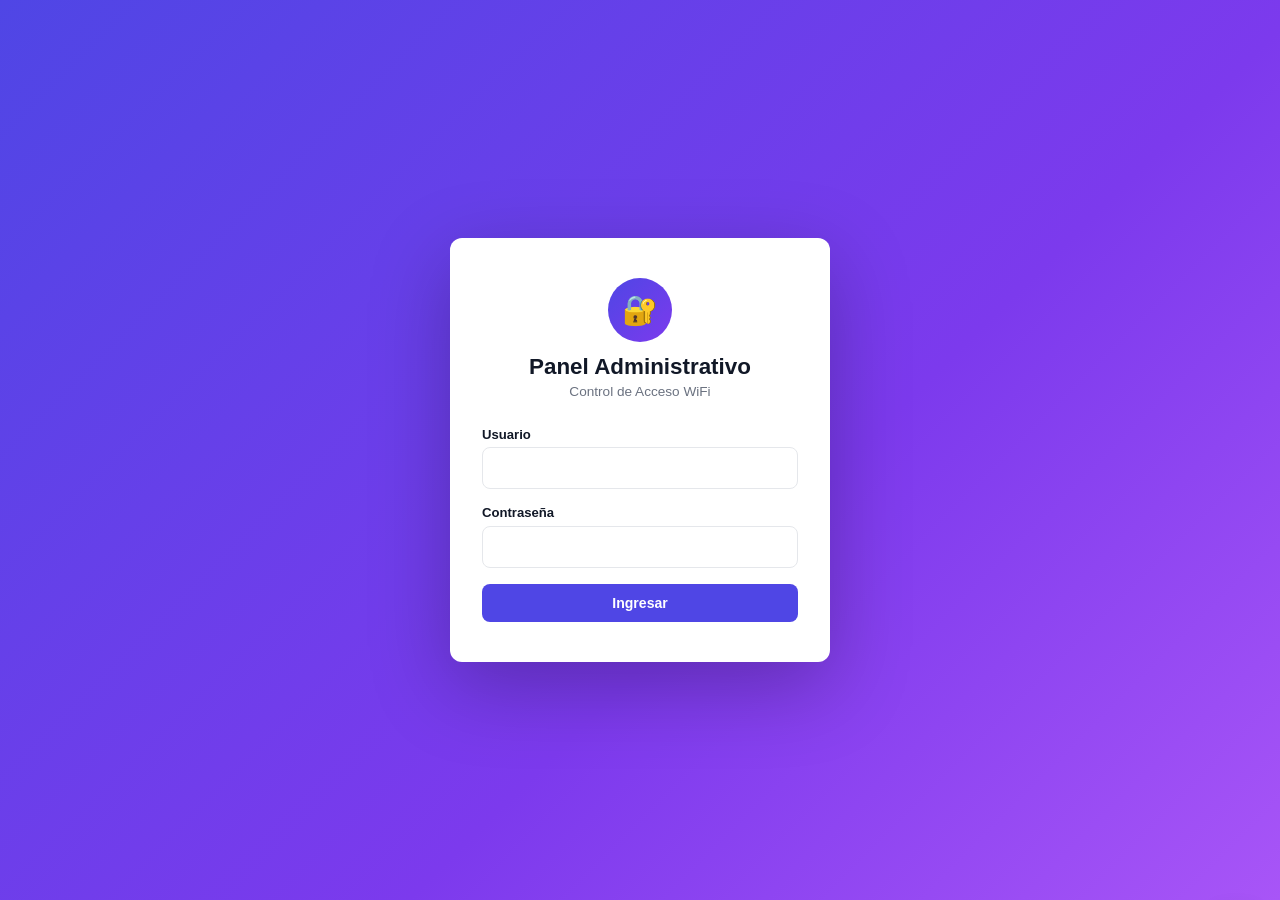
<file: static/index.html>
<!DOCTYPE html>
<html lang="es">
<head>
    <meta charset="UTF-8">
    <meta name="viewport" content="width=device-width, initial-scale=1.0">
    <title>Portal Administrativo – Control de Acceso WiFi</title>
    <style>
        *, *::before, *::after { margin: 0; padding: 0; box-sizing: border-box; }

        :root {
            --primary:    #4f46e5;
            --primary-dk: #3730a3;
            --accent:     #7c3aed;
            --success:    #059669;
            --warning:    #d97706;
            --danger:     #dc2626;
            --text:       #111827;
            --text-muted: #6b7280;
            --border:     #e5e7eb;
            --bg:         #f3f4f6;
            --sidebar-w:  240px;
            --radius:     12px;
            --radius-sm:  8px;
        }

        body {
            font-family: -apple-system, BlinkMacSystemFont, 'Segoe UI', sans-serif;
            background: var(--bg);
            color: var(--text);
            min-height: 100vh;
        }

        /* ── LOGIN ── */
        #loginContainer {
            display: flex;
            align-items: center;
            justify-content: center;
            min-height: 100vh;
            background: linear-gradient(135deg, #4f46e5 0%, #7c3aed 60%, #a855f7 100%);
        }
        .login-box {
            background: #fff;
            border-radius: var(--radius);
            padding: 2.5rem 2rem;
            width: 100%;
            max-width: 380px;
            box-shadow: 0 24px 80px rgba(0,0,0,.25);
        }
        .login-header { text-align: center; margin-bottom: 1.75rem; }
        .login-header .login-icon {
            width: 64px; height: 64px;
            background: linear-gradient(135deg, var(--primary), var(--accent));
            border-radius: 50%;
            display: inline-flex; align-items: center; justify-content: center;
            font-size: 1.8rem; margin-bottom: .75rem;
        }
        .login-header h1 { font-size: 1.4rem; font-weight: 700; color: var(--text); }
        .login-header p  { font-size: .85rem; color: var(--text-muted); margin-top: .2rem; }

        .form-group { margin-bottom: 1rem; }
        .form-group label {
            display: block; font-size: .82rem; font-weight: 600;
            color: var(--text); margin-bottom: .35rem;
        }
        .form-group input, .form-group select {
            width: 100%; padding: .65rem .85rem;
            border: 1.5px solid var(--border); border-radius: var(--radius-sm);
            font-size: .93rem; color: var(--text); background: #fff;
            transition: border-color .18s, box-shadow .18s;
            -webkit-appearance: none; min-height: 42px;
        }
        .form-group input:focus, .form-group select:focus {
            outline: none; border-color: var(--primary);
            box-shadow: 0 0 0 3px rgba(79,70,229,.12);
        }

        .btn {
            display: inline-flex; align-items: center; justify-content: center; gap: .45rem;
            padding: .65rem 1.25rem; border-radius: var(--radius-sm);
            border: none; font-size: .88rem; font-weight: 600; cursor: pointer;
            transition: opacity .15s, transform .1s; min-height: 38px;
        }
        .btn:hover:not(:disabled) { opacity: .88; }
        .btn:disabled { opacity: .55; cursor: not-allowed; }
        .btn-primary  { background: var(--primary); color: #fff; }
        .btn-success  { background: var(--success); color: #fff; }
        .btn-danger   { background: var(--danger);  color: #fff; }
        .btn-warning  { background: var(--warning); color: #fff; }
        .btn-ghost    { background: transparent; color: var(--primary); border: 1.5px solid var(--primary); }
        .btn-ghost:hover { background: #ede9fe; }
        .btn-block    { width: 100%; }
        .btn-sm       { padding: .4rem .85rem; font-size: .8rem; min-height: 32px; }

        .error-msg {
            background: #fef2f2; color: #991b1b;
            border: 1px solid #fca5a5; border-radius: var(--radius-sm);
            padding: .65rem .9rem; font-size: .85rem; margin-top: .75rem;
            display: none;
        }
        .error-msg.show { display: block; }

        /* ── APP SHELL ── */
        #appContainer { display: none; flex-direction: row; min-height: 100vh; }

        /* Sidebar */
        .sidebar {
            width: var(--sidebar-w);
            flex-shrink: 0;
            background: linear-gradient(180deg, #1e1b4b 0%, #312e81 100%);
            display: flex; flex-direction: column;
            position: fixed; top: 0; left: 0; bottom: 0;
            z-index: 100;
            transition: transform .25s;
        }
        .sidebar-header {
            padding: 1.5rem 1.25rem 1rem;
            border-bottom: 1px solid rgba(255,255,255,.1);
        }
        .sidebar-logo {
            display: flex; align-items: center; gap: .65rem; margin-bottom: .5rem;
        }
        .sidebar-logo-icon {
            width: 36px; height: 36px;
            background: linear-gradient(135deg, #818cf8, #a78bfa);
            border-radius: 9px; display: flex; align-items: center;
            justify-content: center; font-size: 1.1rem; flex-shrink: 0;
        }
        .sidebar-logo span { color: #fff; font-size: 1.1rem; font-weight: 700; }
        .sidebar-user {
            font-size: .78rem; color: rgba(255,255,255,.55);
            display: flex; align-items: center; gap: .4rem;
        }
        .sidebar-user-dot {
            width: 7px; height: 7px; border-radius: 50%;
            background: #34d399; flex-shrink: 0;
        }

        .sidebar-nav { flex: 1; padding: .75rem 0; overflow-y: auto; }
        .nav-item {
            display: flex; align-items: center; gap: .65rem;
            width: 100%; padding: .7rem 1.25rem;
            background: none; border: none; cursor: pointer;
            color: rgba(255,255,255,.6); font-size: .88rem; font-weight: 500;
            text-align: left; border-left: 3px solid transparent;
            transition: all .15s;
        }
        .nav-item:hover { color: #fff; background: rgba(255,255,255,.06); }
        .nav-item.active {
            color: #fff; background: rgba(255,255,255,.1);
            border-left-color: #818cf8;
        }
        .nav-icon { font-size: 1.05rem; flex-shrink: 0; }
        .nav-badge {
            margin-left: auto; background: #ef4444; color: #fff;
            border-radius: 100px; padding: .1rem .45rem;
            font-size: .72rem; font-weight: 700; min-width: 20px; text-align: center;
        }

        .sidebar-footer {
            padding: 1rem 1.25rem;
            border-top: 1px solid rgba(255,255,255,.1);
        }
        .btn-logout {
            width: 100%; padding: .6rem; background: rgba(239,68,68,.15);
            color: #fca5a5; border: 1px solid rgba(239,68,68,.3);
            border-radius: var(--radius-sm); font-size: .85rem; font-weight: 600;
            cursor: pointer; transition: background .15s;
        }
        .btn-logout:hover { background: rgba(239,68,68,.28); }

        /* Main */
        .main-content {
            margin-left: var(--sidebar-w);
            flex: 1; padding: 2rem;
            min-height: 100vh;
        }

        /* Page */
        .page { display: none; }
        .page.active { display: block; }

        .page-header {
            display: flex; align-items: center; justify-content: space-between;
            margin-bottom: 1.75rem; gap: 1rem; flex-wrap: wrap;
        }
        .page-header h1 { font-size: 1.35rem; font-weight: 700; }
        .page-header p  { font-size: .88rem; color: var(--text-muted); margin-top: .2rem; }

        /* Stat cards */
        .stats-grid {
            display: grid;
            grid-template-columns: repeat(auto-fit, minmax(180px, 1fr));
            gap: 1rem; margin-bottom: 2rem;
        }
        .stat-card {
            background: #fff; border-radius: var(--radius);
            padding: 1.25rem 1.5rem;
            display: flex; align-items: center; gap: 1rem;
            box-shadow: 0 1px 4px rgba(0,0,0,.06);
        }
        .stat-icon {
            width: 48px; height: 48px; border-radius: 12px;
            display: flex; align-items: center; justify-content: center;
            font-size: 1.4rem; flex-shrink: 0;
        }
        .stat-icon.purple  { background: #ede9fe; }
        .stat-icon.blue    { background: #dbeafe; }
        .stat-icon.green   { background: #d1fae5; }
        .stat-icon.yellow  { background: #fef3c7; }
        .stat-value { font-size: 1.6rem; font-weight: 700; line-height: 1; }
        .stat-label { font-size: .78rem; color: var(--text-muted); margin-top: .2rem; }

        /* Section card */
        .section-card {
            background: #fff; border-radius: var(--radius);
            box-shadow: 0 1px 4px rgba(0,0,0,.06);
            overflow: hidden; margin-bottom: 1.5rem;
        }
        .section-card-header {
            display: flex; align-items: center; justify-content: space-between;
            padding: 1rem 1.5rem; border-bottom: 1px solid var(--border);
            font-size: .9rem; font-weight: 600;
        }

        /* Table */
        .table-wrap { overflow-x: auto; }
        table { width: 100%; border-collapse: collapse; font-size: .875rem; }
        thead th {
            padding: .7rem 1rem; text-align: left;
            font-size: .72rem; font-weight: 700; text-transform: uppercase;
            letter-spacing: .05em; color: var(--text-muted);
            border-bottom: 1px solid var(--border); background: #fafafa;
            white-space: nowrap;
        }
        tbody td {
            padding: .75rem 1rem; border-bottom: 1px solid var(--border);
            vertical-align: middle;
        }
        tbody tr:last-child td { border-bottom: none; }
        tbody tr:hover { background: #fafafa; }
        .empty-row td { text-align: center; padding: 2.5rem; color: var(--text-muted); }

        /* Search */
        .search-wrap { padding: .85rem 1.5rem; border-bottom: 1px solid var(--border); }
        .search-wrap input {
            width: 100%; padding: .55rem .85rem;
            border: 1.5px solid var(--border); border-radius: 100px;
            font-size: .875rem; color: var(--text); background: #f9fafb;
            transition: border-color .15s;
        }
        .search-wrap input:focus { outline: none; border-color: var(--primary); background: #fff; }

        /* Badges */
        .badge {
            display: inline-flex; align-items: center; gap: .3rem;
            padding: .2rem .6rem; border-radius: 100px;
            font-size: .75rem; font-weight: 600;
        }
        .badge-pending  { background: #fffbeb; color: #92400e; border: 1px solid #fcd34d; }
        .badge-approved { background: #ecfdf5; color: #065f46; border: 1px solid #6ee7b7; }
        .badge-rejected { background: #fef2f2; color: #991b1b; border: 1px solid #fca5a5; }
        .badge-admin    { background: #ede9fe; color: #4c1d95; border: 1px solid #c4b5fd; }
        .badge-user     { background: #f0f9ff; color: #0c4a6e; border: 1px solid #bae6fd; }

        /* Pending cards */
        .cards-grid {
            display: grid;
            grid-template-columns: repeat(auto-fill, minmax(340px, 1fr));
            gap: 1.25rem;
            padding: 1.5rem;
        }
        .pending-card {
            background: #fff; border-radius: var(--radius);
            border: 1px solid var(--border);
            box-shadow: 0 1px 4px rgba(0,0,0,.06);
            display: flex; flex-direction: column;
            overflow: hidden;
        }
        .card-header-strip {
            height: 4px;
            background: linear-gradient(to right, var(--primary), var(--accent));
        }
        .card-body { padding: 1.1rem 1.25rem; flex: 1; }
        .card-name {
            font-size: 1rem; font-weight: 700; margin-bottom: .2rem;
        }
        .card-username { font-size: .8rem; color: var(--text-muted); margin-bottom: .75rem; }
        .card-meta {
            display: grid; grid-template-columns: 1fr 1fr;
            gap: .4rem .75rem; margin-bottom: .75rem;
        }
        .card-meta-item { display: flex; flex-direction: column; }
        .card-meta-label {
            font-size: .68rem; font-weight: 700; text-transform: uppercase;
            letter-spacing: .05em; color: var(--text-muted);
        }
        .card-meta-value { font-size: .82rem; font-weight: 500; color: var(--text); }
        .card-meta-value.mono { font-family: monospace; font-size: .8rem; }
        .card-ticket {
            background: #fffbeb; border: 1px solid #fcd34d;
            border-radius: var(--radius-sm); padding: .45rem .75rem;
            margin-bottom: .75rem; display: flex; align-items: center; gap: .5rem;
            font-size: .83rem; font-weight: 600; color: #92400e;
        }
        .card-device {
            background: #f8faff; border: 1px solid #e0e7ff;
            border-radius: var(--radius-sm); padding: .5rem .75rem;
            margin-bottom: .75rem;
        }
        .card-device-row {
            display: flex; gap: .5rem; align-items: center;
            font-size: .8rem; color: var(--text-muted);
        }
        .card-device-row + .card-device-row { margin-top: .25rem; }
        .card-date { font-size: .75rem; color: var(--text-muted); margin-bottom: .25rem; }
        .card-footer {
            padding: .85rem 1.25rem; border-top: 1px solid var(--border);
            display: flex; gap: .6rem; justify-content: flex-end;
        }

        /* Modal */
        .modal-overlay {
            position: fixed; inset: 0; background: rgba(0,0,0,.45);
            display: none; align-items: center; justify-content: center;
            z-index: 1000; padding: 1rem;
        }
        .modal-overlay.show { display: flex; }
        .modal-box {
            background: #fff; border-radius: var(--radius);
            width: 100%; max-width: 460px;
            box-shadow: 0 24px 80px rgba(0,0,0,.3);
            overflow: hidden;
        }
        .modal-header {
            display: flex; align-items: center; justify-content: space-between;
            padding: 1.25rem 1.5rem; border-bottom: 1px solid var(--border);
        }
        .modal-header h3 { font-size: 1.05rem; font-weight: 700; }
        .modal-close {
            width: 32px; height: 32px; border-radius: 50%;
            background: var(--bg); border: none; cursor: pointer;
            display: flex; align-items: center; justify-content: center;
            font-size: 1.1rem; color: var(--text-muted);
        }
        .modal-close:hover { background: var(--border); }
        .modal-body { padding: 1.25rem 1.5rem; }
        .modal-footer {
            padding: 1rem 1.5rem; border-top: 1px solid var(--border);
            display: flex; gap: .65rem; justify-content: flex-end;
        }
        .modal-user-preview {
            background: #f8faff; border: 1px solid #e0e7ff;
            border-radius: var(--radius-sm); padding: .85rem 1rem;
            margin-bottom: 1.1rem;
        }
        .modal-user-preview strong { display: block; margin-bottom: .2rem; }
        .modal-user-preview span { font-size: .83rem; color: var(--text-muted); }
        .modal-label {
            font-size: .82rem; font-weight: 600; margin-bottom: .35rem;
            display: block;
        }
        .modal-select {
            width: 100%; padding: .65rem .85rem;
            border: 1.5px solid var(--border); border-radius: var(--radius-sm);
            font-size: .9rem; color: var(--text); background: #fff;
            -webkit-appearance: none; cursor: pointer; min-height: 42px;
        }
        .modal-select:focus { outline: none; border-color: var(--primary); }
        .modal-hint {
            font-size: .78rem; color: var(--text-muted); margin-top: .4rem;
        }

        /* Profile card */
        .profile-wrap {
            max-width: 560px;
        }
        .profile-card {
            background: #fff; border-radius: var(--radius);
            box-shadow: 0 1px 4px rgba(0,0,0,.06); overflow: hidden;
        }
        .profile-cover {
            height: 80px;
            background: linear-gradient(135deg, var(--primary), var(--accent));
        }
        .profile-info { padding: 0 1.5rem 1.5rem; }
        .profile-avatar {
            width: 64px; height: 64px; border-radius: 50%;
            background: linear-gradient(135deg, var(--primary), var(--accent));
            border: 3px solid #fff; margin-top: -32px; margin-bottom: .75rem;
            display: flex; align-items: center; justify-content: center;
            font-size: 1.5rem; color: #fff; font-weight: 700;
        }
        .profile-name { font-size: 1.15rem; font-weight: 700; margin-bottom: .15rem; }
        .profile-role { margin-bottom: 1.1rem; }
        .profile-fields { display: grid; gap: .6rem; }
        .profile-field {
            display: flex; gap: .75rem; align-items: flex-start;
            font-size: .875rem;
        }
        .profile-field-label {
            width: 110px; flex-shrink: 0;
            font-size: .78rem; font-weight: 600;
            text-transform: uppercase; letter-spacing: .04em;
            color: var(--text-muted); padding-top: .05rem;
        }
        .profile-field-val { color: var(--text); font-weight: 500; }

        /* Toast */
        #toast {
            position: fixed; bottom: 1.5rem; right: 1.5rem;
            background: #1f2937; color: #fff;
            padding: .75rem 1.25rem; border-radius: var(--radius-sm);
            font-size: .875rem; font-weight: 500;
            box-shadow: 0 8px 24px rgba(0,0,0,.2);
            transform: translateY(calc(100% + 2rem));
            transition: transform .25s; z-index: 9999;
        }
        #toast.show { transform: translateY(0); }
        #toast.ok  { background: #065f46; }
        #toast.err { background: #991b1b; }

        /* Spinner */
        .spin {
            width: 16px; height: 16px;
            border: 2px solid rgba(255,255,255,.35);
            border-top-color: #fff; border-radius: 50%;
            animation: spin .7s linear infinite; flex-shrink: 0;
        }
        @keyframes spin { to { transform: rotate(360deg); } }

        /* Role select inline */
        .role-select {
            padding: .25rem .5rem; border: 1.5px solid var(--border);
            border-radius: 6px; font-size: .8rem; background: #fff;
            color: var(--text); cursor: pointer;
        }
        .role-select:focus { outline: none; border-color: var(--primary); }

        /* Access status banner */
        .access-banner {
            border-radius: var(--radius); padding: 1.5rem;
            display: flex; align-items: center; gap: 1.25rem;
            margin-bottom: 1.25rem;
        }
        .access-banner.approved { background: #ecfdf5; border: 1px solid #6ee7b7; }
        .access-banner.pending  { background: #fffbeb; border: 1px solid #fcd34d; }
        .access-banner.rejected { background: #fef2f2; border: 1px solid #fca5a5; }
        .access-banner-icon { font-size: 2.2rem; flex-shrink: 0; }
        .access-banner-title { font-size: 1.05rem; font-weight: 700; margin-bottom: .2rem; }
        .access-banner-sub { font-size: .85rem; color: var(--text-muted); line-height: 1.5; }
        .access-expiry {
            margin-top: .5rem; display: inline-flex; align-items: center; gap: .4rem;
            background: rgba(0,0,0,.06); border-radius: 100px;
            padding: .2rem .7rem; font-size: .8rem; font-weight: 600;
        }

        /* Device cards (my access) */
        .device-cards { display: grid; grid-template-columns: repeat(auto-fill, minmax(260px,1fr)); gap: 1rem; }
        .device-card {
            background: #fff; border: 1px solid var(--border);
            border-radius: var(--radius); padding: 1.1rem 1.25rem;
            box-shadow: 0 1px 4px rgba(0,0,0,.05);
        }
        .device-card-header {
            display: flex; align-items: center; gap: .6rem; margin-bottom: .8rem;
        }
        .device-card-icon {
            width: 38px; height: 38px; border-radius: 10px;
            background: #ede9fe; display: flex; align-items: center;
            justify-content: center; font-size: 1.2rem;
        }
        .device-card-type { font-size: .88rem; font-weight: 600; }
        .device-card-os  { font-size: .78rem; color: var(--text-muted); }
        .device-card-field {
            display: flex; flex-direction: column; margin-bottom: .45rem;
        }
        .device-card-label {
            font-size: .68rem; font-weight: 700; text-transform: uppercase;
            letter-spacing: .05em; color: var(--text-muted);
        }
        .device-card-val {
            font-size: .83rem; font-weight: 500; font-family: monospace;
            color: var(--text); word-break: break-all;
        }

        /* Responsive */
        @media (max-width: 768px) {
            .sidebar { transform: translateX(-100%); }
            .sidebar.open { transform: translateX(0); }
            .main-content { margin-left: 0; }
            .cards-grid { grid-template-columns: 1fr; }
        }
    </style>
</head>
<body>

<!-- ── LOGIN ── -->
<div id="loginContainer">
    <div class="login-box">
        <div class="login-header">
            <div class="login-icon">🔐</div>
            <h1>Panel Administrativo</h1>
            <p>Control de Acceso WiFi</p>
        </div>
        <form id="loginForm" onsubmit="handleLogin(event)">
            <div class="form-group">
                <label for="loginUser">Usuario</label>
                <input type="text" id="loginUser" name="username" required
                       autocomplete="username" autocapitalize="none" spellcheck="false">
            </div>
            <div class="form-group">
                <label for="loginPass">Contraseña</label>
                <input type="password" id="loginPass" name="password" required
                       autocomplete="current-password">
            </div>
            <button type="submit" class="btn btn-primary btn-block" id="loginBtn">Ingresar</button>
        </form>
        <div id="loginError" class="error-msg"></div>
    </div>
</div>

<!-- ── APP ── -->
<div id="appContainer">
    <!-- Sidebar -->
    <aside class="sidebar" id="sidebar">
        <div class="sidebar-header">
            <div class="sidebar-logo">
                <div class="sidebar-logo-icon">📶</div>
                <span>NAC WiFi</span>
            </div>
            <div class="sidebar-user">
                <span class="sidebar-user-dot"></span>
                <span id="sidebarUser">Admin</span>
            </div>
        </div>

        <nav class="sidebar-nav">
            <!-- Admin -->
            <button onclick="navigateTo('dashboard')" class="nav-item active admin-nav" data-page="dashboard">
                <span class="nav-icon">📊</span> Dashboard
            </button>
            <button onclick="navigateTo('pendingUsers')" class="nav-item admin-nav" data-page="pendingUsers" id="navPending">
                <span class="nav-icon">⏳</span> Solicitudes
                <span class="nav-badge" id="pendingBadge" style="display:none">0</span>
            </button>
            <button onclick="navigateTo('users')" class="nav-item admin-nav" data-page="users">
                <span class="nav-icon">👥</span> Usuarios
            </button>
            <button onclick="navigateTo('devices')" class="nav-item admin-nav" data-page="devices">
                <span class="nav-icon">📱</span> Dispositivos
                <span class="nav-badge" id="devicePendingBadge" style="display:none">0</span>
            </button>
            <button onclick="navigateTo('traffic')" class="nav-item admin-nav" data-page="traffic">
                <span class="nav-icon">📶</span> Consumo
            </button>
            <button onclick="navigateTo('messages')" class="nav-item" data-page="messages" id="navMessages">
                <span class="nav-icon">💬</span> Consultas
                <span class="nav-badge" id="msgBadge" style="display:none">0</span>
            </button>
            <!-- User (no admin) -->
            <button onclick="navigateTo('myAccess')" class="nav-item user-nav" data-page="myAccess" style="display:none">
                <span class="nav-icon">🌐</span> Mi acceso
            </button>
            <!-- All -->
            <button onclick="navigateTo('profile')" class="nav-item" data-page="profile">
                <span class="nav-icon">⚙️</span> Mi perfil
            </button>
        </nav>

        <div class="sidebar-footer">
            <button onclick="handleLogout()" class="btn-logout">↩ Cerrar sesión</button>
        </div>
    </aside>

    <!-- Main -->
    <main class="main-content">

        <!-- DASHBOARD -->
        <div id="dashboardPage" class="page active">
            <div class="page-header">
                <div>
                    <h1>Dashboard</h1>
                    <p>Resumen del sistema</p>
                </div>
                <button class="btn btn-primary btn-sm" onclick="refreshDashboard()">🔄 Actualizar</button>
            </div>

            <div class="stats-grid">
                <div class="stat-card">
                    <div class="stat-icon purple">👥</div>
                    <div>
                        <div class="stat-value" id="statTotal">—</div>
                        <div class="stat-label">Usuarios totales</div>
                    </div>
                </div>
                <div class="stat-card">
                    <div class="stat-icon yellow">⏳</div>
                    <div>
                        <div class="stat-value" id="statPending">—</div>
                        <div class="stat-label">Pendientes</div>
                    </div>
                </div>
                <div class="stat-card">
                    <div class="stat-icon green">✅</div>
                    <div>
                        <div class="stat-value" id="statApproved">—</div>
                        <div class="stat-label">Aprobados</div>
                    </div>
                </div>
                <div class="stat-card">
                    <div class="stat-icon blue">📱</div>
                    <div>
                        <div class="stat-value" id="statDevices">—</div>
                        <div class="stat-label">Dispositivos</div>
                    </div>
                </div>
            </div>

            <div class="section-card">
                <div class="section-card-header">
                    Usuarios recientes
                    <button class="btn btn-ghost btn-sm" onclick="navigateTo('users')">Ver todos →</button>
                </div>
                <div class="table-wrap">
                    <table>
                        <thead>
                            <tr>
                                <th>Usuario</th>
                                <th>Nombre</th>
                                <th>Departamento</th>
                                <th>Estado</th>
                                <th>Registrado</th>
                            </tr>
                        </thead>
                        <tbody id="recentUsersTable">
                            <tr class="empty-row"><td colspan="5">Cargando…</td></tr>
                        </tbody>
                    </table>
                </div>
            </div>
        </div>

        <!-- SOLICITUDES PENDIENTES -->
        <div id="pendingUsersPage" class="page">
            <div class="page-header">
                <div>
                    <h1>Solicitudes pendientes</h1>
                    <p>Usuarios registrados que esperan aprobación</p>
                </div>
                <button class="btn btn-primary btn-sm" onclick="loadPendingUsers()">🔄 Actualizar</button>
            </div>
            <div id="pendingCards">
                <div style="padding:2rem;text-align:center;color:var(--text-muted)">Cargando…</div>
            </div>
        </div>

        <!-- USUARIOS -->
        <div id="usersPage" class="page">
            <div class="page-header">
                <div>
                    <h1>Usuarios</h1>
                    <p>Gestión de cuentas de acceso</p>
                </div>
            </div>
            <div class="section-card">
                <div class="search-wrap">
                    <input type="text" id="userSearch" placeholder="🔍  Buscar por usuario, nombre o correo…" oninput="filterUsers()">
                </div>
                <div class="table-wrap">
                    <table>
                        <thead>
                            <tr>
                                <th>Usuario</th>
                                <th>Nombre</th>
                                <th>Departamento</th>
                                <th>Cargo</th>
                                <th>Correo</th>
                                <th>Estado</th>
                                <th>Ancho de banda</th>
                                <th>Rol</th>
                                <th>Acciones</th>
                            </tr>
                        </thead>
                        <tbody id="usersTable">
                            <tr class="empty-row"><td colspan="9">Cargando…</td></tr>
                        </tbody>
                    </table>
                </div>
            </div>
        </div>

        <!-- DISPOSITIVOS -->
        <div id="devicesPage" class="page">
            <div class="page-header">
                <div>
                    <h1>Dispositivos</h1>
                    <p>Equipos registrados en la red</p>
                </div>
                <button class="btn btn-primary btn-sm admin-nav" onclick="openAddDeviceModal()">+ Agregar dispositivo</button>
            </div>
            <div class="section-card">
                <div class="search-wrap">
                    <input type="text" id="deviceSearch" placeholder="🔍  Buscar por MAC, hostname…" oninput="filterDevices()">
                </div>
                <div class="table-wrap">
                    <table>
                        <thead>
                            <tr>
                                <th>Propietario</th>
                                <th>Dirección MAC</th>
                                <th>IP</th>
                                <th>Tipo</th>
                                <th>Sistema</th>
                                <th>Estado</th>
                                <th>Registrado</th>
                                <th>Acciones</th>
                            </tr>
                        </thead>
                        <tbody id="devicesTable">
                            <tr class="empty-row"><td colspan="7">Cargando…</td></tr>
                        </tbody>
                    </table>
                </div>
            </div>
        </div>

        <!-- MI ACCESO (usuario regular) -->
        <div id="myAccessPage" class="page">
            <div class="page-header">
                <div>
                    <h1>Mi acceso WiFi</h1>
                    <p>Estado de tu cuenta y dispositivos registrados</p>
                </div>
                <button class="btn btn-primary btn-sm" onclick="loadMyAccess()">🔄 Actualizar</button>
            </div>
            <div id="myAccessContent">
                <div style="padding:2rem;text-align:center;color:var(--text-muted)">Cargando…</div>
            </div>
        </div>

        <!-- CONSUMO DE ANCHO DE BANDA -->
        <div id="trafficPage" class="page">
            <div class="page-header">
                <div>
                    <h1>Consumo de ancho de banda</h1>
                    <p>Tráfico por cliente (sesión actual + histórico)</p>
                </div>
                <button class="btn btn-primary btn-sm" onclick="loadTraffic()">🔄 Actualizar</button>
            </div>
            <div class="section-card">
                <div class="section-card-header">
                    Consumo por usuario
                    <span id="trafficOnlineBadge" style="font-size:.75rem;font-weight:500;color:var(--text-muted)"></span>
                </div>
                <div class="table-wrap">
                    <table id="trafficTable">
                        <thead>
                            <tr>
                                <th>Estado</th>
                                <th>Usuario</th>
                                <th>Último reporte</th>
                                <th style="text-align:right">↓ Descarga</th>
                                <th style="text-align:right">↑ Subida</th>
                                <th style="text-align:right">Total</th>
                            </tr>
                        </thead>
                        <tbody id="trafficTbody">
                            <tr><td colspan="6" style="text-align:center;padding:2rem;color:var(--text-muted)">Cargando…</td></tr>
                        </tbody>
                    </table>
                </div>
            </div>
        </div>

        <!-- CONSULTAS -->
        <div id="messagesPage" class="page">
            <div class="page-header">
                <div>
                    <h1>Consultas</h1>
                    <p id="msgsSubtitle">Mensajes entre usuarios y administración</p>
                </div>
                <button class="btn btn-primary btn-sm" onclick="openNewMsgModal()">+ Nueva consulta</button>
            </div>

            <!-- Lista de mensajes -->
            <div class="section-card" id="msgListCard">
                <div class="section-card-header">
                    Bandeja
                    <button class="btn btn-ghost btn-sm" onclick="loadMessages()">🔄 Actualizar</button>
                </div>
                <div class="table-wrap">
                    <table>
                        <thead>
                            <tr>
                                <th></th>
                                <th>De</th>
                                <th>Para</th>
                                <th>Asunto</th>
                                <th>Fecha</th>
                                <th>Estado</th>
                                <th>Acciones</th>
                            </tr>
                        </thead>
                        <tbody id="msgsTable">
                            <tr class="empty-row"><td colspan="7">Cargando…</td></tr>
                        </tbody>
                    </table>
                </div>
            </div>

            <!-- Detalle del mensaje seleccionado -->
            <div id="msgDetail" style="display:none">
                <div class="section-card">
                    <div class="section-card-header" style="gap:.5rem">
                        <button class="btn btn-ghost btn-sm" onclick="closeMsgDetail()">← Volver</button>
                        <span id="msgDetailSubject" style="font-size:1rem;font-weight:700;flex:1"></span>
                        <span id="msgDetailDate" style="font-size:.8rem;color:var(--text-muted)"></span>
                    </div>
                    <div style="padding:1.25rem 1.5rem">
                        <div style="display:flex;gap:.75rem;margin-bottom:1rem;flex-wrap:wrap">
                            <span style="font-size:.8rem;color:var(--text-muted)">De: <strong id="msgDetailFrom"></strong></span>
                            <span style="font-size:.8rem;color:var(--text-muted)" id="msgDetailToWrap">Para: <strong id="msgDetailTo"></strong></span>
                        </div>
                        <div id="msgDetailBody" style="font-size:.92rem;line-height:1.7;white-space:pre-wrap;background:#f8faff;border:1px solid #e0e7ff;border-radius:8px;padding:1rem"></div>

                        <!-- Respuesta ya enviada -->
                        <div id="msgReplyExist" style="display:none;margin-top:1.25rem">
                            <div style="font-size:.78rem;font-weight:700;text-transform:uppercase;letter-spacing:.05em;color:var(--text-muted);margin-bottom:.5rem">Respuesta</div>
                            <div id="msgReplyExistBody" style="font-size:.92rem;line-height:1.7;white-space:pre-wrap;background:#ecfdf5;border:1px solid #6ee7b7;border-radius:8px;padding:1rem"></div>
                            <div style="font-size:.75rem;color:var(--text-muted);margin-top:.35rem">Respondido por <strong id="msgReplyExistBy"></strong> el <span id="msgReplyExistAt"></span></div>
                        </div>

                        <!-- Formulario de respuesta -->
                        <div id="msgReplyForm" style="margin-top:1.25rem">
                            <div style="font-size:.82rem;font-weight:600;margin-bottom:.4rem">Responder</div>
                            <textarea id="msgReplyText" rows="4"
                                style="width:100%;padding:.65rem .85rem;border:1.5px solid var(--border);border-radius:8px;font-size:.9rem;font-family:inherit;resize:vertical;min-height:90px"
                                placeholder="Escribe tu respuesta…"></textarea>
                            <button class="btn btn-primary btn-sm" style="margin-top:.5rem" onclick="sendReply()">Enviar respuesta</button>
                        </div>
                    </div>
                </div>
            </div>
        </div>

        <!-- PERFIL -->
        <div id="profilePage" class="page">
            <div class="page-header">
                <h1>Mi perfil</h1>
            </div>
            <div style="display:grid;gap:1.25rem;max-width:680px">

                <!-- Info card -->
                <div class="profile-card">
                    <div class="profile-cover"></div>
                    <div class="profile-info">
                        <div class="profile-avatar" id="profileAvatar">?</div>
                        <div class="profile-name" id="profileName">—</div>
                        <div class="profile-role" id="profileRole"></div>
                        <div class="profile-fields" id="profileFields"></div>
                    </div>
                </div>

                <!-- Cambiar contraseña -->
                <div class="section-card">
                    <div class="section-card-header">🔐 Cambiar contraseña</div>
                    <div style="padding:1.25rem 1.5rem">
                        <div id="pwMsg" class="error-msg" style="margin-bottom:.85rem"></div>
                        <div id="pwOk" style="display:none;background:#ecfdf5;color:#065f46;border:1px solid #6ee7b7;border-radius:8px;padding:.65rem .9rem;font-size:.85rem;margin-bottom:.85rem">
                            ✅ Contraseña actualizada correctamente.
                        </div>
                        <div style="display:grid;gap:.85rem">
                            <div class="form-group" style="margin:0">
                                <label for="pwCurrent">Contraseña actual</label>
                                <input type="password" id="pwCurrent" autocomplete="current-password">
                            </div>
                            <div class="form-group" style="margin:0">
                                <label for="pwNew">Nueva contraseña</label>
                                <input type="password" id="pwNew" autocomplete="new-password" placeholder="Mínimo 6 caracteres">
                            </div>
                            <div class="form-group" style="margin:0">
                                <label for="pwConfirm">Confirmar nueva contraseña</label>
                                <input type="password" id="pwConfirm" autocomplete="new-password">
                            </div>
                            <button class="btn btn-primary" id="pwBtn" onclick="changePassword()" style="width:fit-content">
                                Actualizar contraseña
                            </button>
                        </div>
                    </div>
                </div>

            </div>
        </div>

    </main>
</div>

<!-- ── MODAL APROBAR ── -->
<div class="modal-overlay" id="approveModal">
    <div class="modal-box">
        <div class="modal-header">
            <h3>Aprobar acceso</h3>
            <button class="modal-close" onclick="closeApproveModal()">✕</button>
        </div>
        <div class="modal-body">
            <div class="modal-user-preview">
                <strong id="approveUserName">—</strong>
                <span id="approveUserMeta">—</span>
            </div>
            <label class="modal-label" for="approveHours">Duración del acceso</label>
            <select class="modal-select" id="approveHours">
                <option value="">Sin límite (acceso permanente)</option>
                <option value="4">4 horas</option>
                <option value="8">8 horas</option>
                <option value="24">1 día</option>
                <option value="48">2 días</option>
                <option value="168">1 semana</option>
            </select>
            <p class="modal-hint" id="approveHint"></p>
        </div>
        <div class="modal-footer">
            <button class="btn btn-ghost" onclick="closeApproveModal()">Cancelar</button>
            <button class="btn btn-success" id="approveConfirmBtn" onclick="confirmApprove()">✓ Confirmar aprobación</button>
        </div>
    </div>
</div>

<!-- Modal agregar dispositivo (admin) -->
<div class="modal-overlay" id="addDeviceModal">
    <div class="modal-box" style="max-width:480px">
        <div class="modal-header">
            <h3>Agregar dispositivo</h3>
            <button class="modal-close" onclick="closeAddDeviceModal()">✕</button>
        </div>
        <div class="modal-body" style="display:grid;gap:.85rem">
            <div>
                <label class="modal-label" for="addDevUser">Usuario propietario</label>
                <select class="modal-select" id="addDevUser" required></select>
            </div>
            <div>
                <label class="modal-label" for="addDevMac">Dirección MAC</label>
                <input type="text" id="addDevMac" class="modal-select"
                    placeholder="Ej: AA:BB:CC:DD:EE:FF"
                    style="padding:.65rem .85rem;font-family:monospace"
                    maxlength="17" oninput="formatMacInput(this)">
                <p class="modal-hint">Formato: XX:XX:XX:XX:XX:XX (mayúsculas)</p>
            </div>
            <div>
                <label class="modal-label" for="addDevType">Tipo de dispositivo</label>
                <select class="modal-select" id="addDevType">
                    <option value="unknown">Desconocido</option>
                    <option value="smartphone">Teléfono / Móvil</option>
                    <option value="laptop">Laptop</option>
                    <option value="desktop">Computadora de escritorio</option>
                    <option value="tablet">Tableta</option>
                    <option value="printer">Impresora</option>
                    <option value="other">Otro</option>
                </select>
            </div>
            <div>
                <label class="modal-label" for="addDevOs">Sistema operativo <span style="font-weight:400;color:var(--text-muted)">(opcional)</span></label>
                <input type="text" id="addDevOs" class="modal-select"
                    placeholder="Ej: Android 14, Windows 11, iOS 17"
                    style="padding:.65rem .85rem">
            </div>
        </div>
        <div class="modal-footer">
            <button class="btn btn-ghost" onclick="closeAddDeviceModal()">Cancelar</button>
            <button class="btn btn-primary" onclick="submitAddDevice()">Agregar</button>
        </div>
    </div>
</div>

<!-- Modal agregar dispositivo propio (usuario desde Mi acceso) -->
<div class="modal-overlay" id="addMyDeviceModal">
    <div class="modal-box" style="max-width:460px">
        <div class="modal-header">
            <h3>Agregar mi dispositivo</h3>
            <button class="modal-close" onclick="document.getElementById('addMyDeviceModal').classList.remove('show')">✕</button>
        </div>
        <div class="modal-body" style="display:grid;gap:.85rem">
            <p style="font-size:.87rem;color:var(--text-muted)">Ingresa la dirección MAC del dispositivo que quieres agregar a tu cuenta.</p>
            <div>
                <label class="modal-label" for="addMyDevMac">Dirección MAC</label>
                <input type="text" id="addMyDevMac" class="modal-select"
                    placeholder="Ej: AA:BB:CC:DD:EE:FF"
                    style="padding:.65rem .85rem;font-family:monospace"
                    maxlength="17" oninput="formatMacInput(this)">
                <p class="modal-hint">Formato: XX:XX:XX:XX:XX:XX</p>
            </div>
            <div>
                <label class="modal-label" for="addMyDevType">Tipo de dispositivo</label>
                <select class="modal-select" id="addMyDevType">
                    <option value="smartphone">Teléfono / Móvil</option>
                    <option value="laptop">Laptop</option>
                    <option value="desktop">Computadora de escritorio</option>
                    <option value="tablet">Tableta</option>
                    <option value="other">Otro</option>
                </select>
            </div>
        </div>
        <div class="modal-footer">
            <button class="btn btn-ghost" onclick="document.getElementById('addMyDeviceModal').classList.remove('show')">Cancelar</button>
            <button class="btn btn-primary" onclick="submitAddMyDevice()">Agregar dispositivo</button>
        </div>
    </div>
</div>

<!-- Modal nueva consulta -->
<div class="modal-overlay" id="newMsgModal">
    <div class="modal-box" style="max-width:520px">
        <div class="modal-header">
            <h3>Nueva consulta</h3>
            <button class="modal-close" onclick="closeNewMsgModal()">✕</button>
        </div>
        <div class="modal-body" style="display:grid;gap:.85rem">
            <div id="newMsgToWrap">
                <label class="modal-label" for="newMsgTo">Para (usuario)</label>
                <select class="modal-select" id="newMsgTo">
                    <option value="">→ Administración (general)</option>
                </select>
            </div>
            <div>
                <label class="modal-label" for="newMsgSubject">Asunto</label>
                <input type="text" id="newMsgSubject" class="modal-select" placeholder="Ej: Solicitud de acceso adicional" style="padding:.65rem .85rem">
            </div>
            <div>
                <label class="modal-label" for="newMsgBody">Mensaje</label>
                <textarea id="newMsgBody" rows="5"
                    style="width:100%;padding:.65rem .85rem;border:1.5px solid var(--border);border-radius:8px;font-size:.9rem;font-family:inherit;resize:vertical"
                    placeholder="Describe tu consulta o solicitud…"></textarea>
            </div>
        </div>
        <div class="modal-footer">
            <button class="btn btn-ghost" onclick="closeNewMsgModal()">Cancelar</button>
            <button class="btn btn-primary" onclick="submitNewMsg()">Enviar consulta</button>
        </div>
    </div>
</div>

<!-- Modal: Ancho de banda -->
<div class="modal-overlay" id="bandwidthModal">
    <div class="modal-box" style="max-width:420px">
        <div class="modal-header">
            <h3>Ancho de banda</h3>
            <button class="modal-close" onclick="closeBandwidthModal()">✕</button>
        </div>
        <div class="modal-body">
            <p id="bwUserLabel" style="margin-bottom:1.2rem;color:var(--text-muted);font-size:.9rem"></p>
            <div style="display:grid;grid-template-columns:1fr 1fr;gap:1rem;margin-bottom:1rem">
                <div>
                    <label style="display:block;margin-bottom:.4rem;font-size:.85rem;font-weight:600">⬇ Descarga (Mbps)</label>
                    <input type="number" id="bwDownload" min="0" max="1000" placeholder="Sin límite"
                           style="width:100%;padding:.55rem .75rem;border:1px solid var(--border);border-radius:8px;font-size:.95rem">
                </div>
                <div>
                    <label style="display:block;margin-bottom:.4rem;font-size:.85rem;font-weight:600">⬆ Subida (Mbps)</label>
                    <input type="number" id="bwUpload" min="0" max="1000" placeholder="Sin límite"
                           style="width:100%;padding:.55rem .75rem;border:1px solid var(--border);border-radius:8px;font-size:.95rem">
                </div>
            </div>
            <p style="font-size:.8rem;color:var(--text-muted)">Deja en blanco para acceso sin límite. Los cambios aplican en el próximo ciclo de sincronización (~60s).</p>
        </div>
        <div class="modal-footer">
            <button class="btn btn-ghost" onclick="closeBandwidthModal()">Cancelar</button>
            <button class="btn btn-primary" onclick="saveBandwidth()">Guardar</button>
        </div>
    </div>
</div>

<!-- Modal: Bloqueos de sitios por usuario -->
<div class="modal-overlay" id="blocksModal">
    <div class="modal-box" style="max-width:520px">
        <div class="modal-header">
            <h3>🚫 Bloqueos de sitios</h3>
            <button class="modal-close" onclick="closeBlocksModal()">✕</button>
        </div>
        <div class="modal-body">
            <p id="blocksUserLabel" style="margin-bottom:1rem;color:var(--text-muted);font-size:.9rem"></p>
            <div style="display:flex;gap:.5rem;margin-bottom:1rem">
                <input type="text" id="blockDomainInput" class="modal-select"
                       placeholder="ej: facebook.com, youtube.com"
                       style="flex:1"
                       onkeydown="if(event.key==='Enter')addBlock()">
                <button class="btn btn-danger btn-sm" onclick="addBlock()">+ Bloquear</button>
            </div>
            <p style="font-size:.78rem;color:var(--text-muted);margin-bottom:1rem">
                Los dominios bloqueados se redirigen a 0.0.0.0 vía DNS. Aplica en ~60s tras sincronización.
            </p>
            <div id="blocksList" style="display:grid;gap:.4rem;max-height:260px;overflow-y:auto">
                <div style="text-align:center;color:var(--text-muted);padding:1rem">Cargando…</div>
            </div>
        </div>
        <div class="modal-footer">
            <button class="btn btn-ghost" onclick="closeBlocksModal()">Cerrar</button>
        </div>
    </div>
</div>

<!-- Toast -->
<div id="toast"></div>

<script src="/static/app.js?v=5"></script>
</body>
</html>
</file>
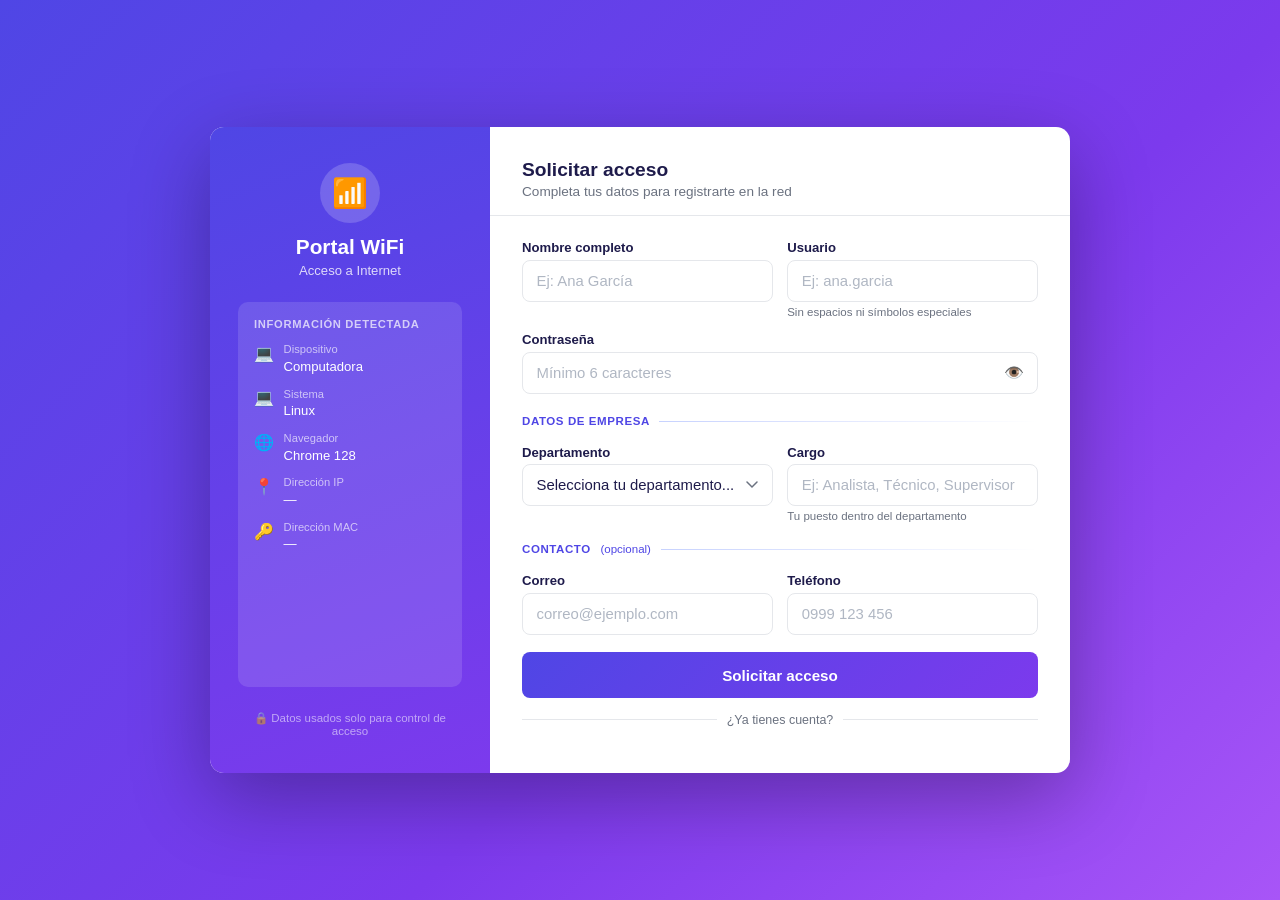
<file: php/splash.html>
<!DOCTYPE html>
<html lang="es">
<head>
    <meta charset="UTF-8">
    <meta name="viewport" content="width=device-width, initial-scale=1.0">
    <title>Portal WiFi – Registro</title>
    <style>
        *, *::before, *::after { margin: 0; padding: 0; box-sizing: border-box; }

        :root {
            --primary: #4f46e5;
            --primary-dk: #3730a3;
            --accent: #7c3aed;
            --success: #059669;
            --error: #dc2626;
            --text: #1e1b4b;
            --muted: #6b7280;
            --border: #e5e7eb;
            --radius: 14px;
            --radius-sm: 8px;
        }

        body {
            font-family: -apple-system, BlinkMacSystemFont, 'Segoe UI', 'Inter', sans-serif;
            background: linear-gradient(135deg, #4f46e5 0%, #7c3aed 60%, #a855f7 100%);
            min-height: 100vh;
            min-height: 100dvh;
            display: flex;
            align-items: center;
            justify-content: center;
            padding: 1rem;
        }

        /* ── Layout ── */
        .portal {
            display: flex;
            width: 100%;
            max-width: 860px;
            background: #fff;
            border-radius: var(--radius);
            box-shadow: 0 24px 80px rgba(0,0,0,.3);
            overflow: hidden;
            min-height: 520px;
        }

        /* ── Left panel ── */
        .panel-left {
            width: 280px;
            flex-shrink: 0;
            background: linear-gradient(160deg, var(--primary) 0%, var(--accent) 100%);
            color: #fff;
            display: flex;
            flex-direction: column;
            padding: 2.25rem 1.75rem;
            gap: 1.5rem;
        }

        .brand { text-align: center; }
        .brand-icon {
            width: 60px; height: 60px;
            background: rgba(255,255,255,.18);
            border-radius: 50%;
            display: flex; align-items: center; justify-content: center;
            font-size: 1.8rem;
            margin: 0 auto .75rem;
        }
        .brand h1 { font-size: 1.3rem; font-weight: 700; }
        .brand p  { font-size: .82rem; opacity: .8; margin-top: .25rem; }

        .info-block {
            background: rgba(255,255,255,.12);
            border-radius: 10px;
            padding: 1rem;
            flex: 1;
        }
        .info-block-title {
            font-size: .7rem;
            font-weight: 700;
            text-transform: uppercase;
            letter-spacing: .06em;
            opacity: .7;
            margin-bottom: .75rem;
        }
        .info-row {
            display: flex;
            align-items: flex-start;
            gap: .6rem;
            margin-bottom: .65rem;
            font-size: .82rem;
            line-height: 1.4;
        }
        .info-row:last-child { margin-bottom: 0; }
        .info-icon { font-size: 1rem; flex-shrink: 0; margin-top: .05rem; }
        .info-label { opacity: .65; font-size: .7rem; }
        .info-value { font-weight: 500; word-break: break-all; }
        .info-value.detecting { opacity: .5; font-style: italic; }

        .panel-left-footer {
            font-size: .72rem;
            opacity: .55;
            text-align: center;
        }

        /* ── Right panel ── */
        .panel-right {
            flex: 1;
            display: flex;
            flex-direction: column;
            overflow: hidden;
        }

        .form-header {
            padding: 2rem 2rem 1rem;
            border-bottom: 1px solid var(--border);
        }
        .form-header h2 { font-size: 1.2rem; font-weight: 700; color: var(--text); }
        .form-header p  { font-size: .85rem; color: var(--muted); margin-top: .2rem; }

        .form-body {
            flex: 1;
            padding: 1.5rem 2rem 2rem;
            overflow-y: auto;
        }

        .form-grid {
            display: grid;
            grid-template-columns: 1fr 1fr;
            gap: .9rem;
        }
        .form-grid .full { grid-column: 1 / -1; }

        label {
            display: block;
            font-size: .82rem;
            font-weight: 600;
            color: var(--text);
            margin-bottom: .3rem;
        }
        label .opt { font-weight: 400; color: var(--muted); }

        input {
            width: 100%;
            padding: .65rem .85rem;
            border: 1.5px solid var(--border);
            border-radius: var(--radius-sm);
            font-size: .93rem;
            color: var(--text);
            background: #fff;
            transition: border-color .18s, box-shadow .18s;
            -webkit-appearance: none;
            min-height: 42px;
        }
        input:focus {
            outline: none;
            border-color: var(--primary);
            box-shadow: 0 0 0 3px rgba(79,70,229,.12);
        }
        input::placeholder { color: #b0b7c3; }
        .hint { font-size: .72rem; color: var(--muted); margin-top: .25rem; }

        select {
            width: 100%;
            padding: .65rem .85rem;
            border: 1.5px solid var(--border);
            border-radius: var(--radius-sm);
            font-size: .93rem;
            color: var(--text);
            background: white url("data:image/svg+xml,%3Csvg xmlns='http://www.w3.org/2000/svg' width='12' height='8' viewBox='0 0 12 8'%3E%3Cpath d='M1 1l5 5 5-5' stroke='%236b7280' stroke-width='1.5' fill='none' stroke-linecap='round'/%3E%3C/svg%3E") no-repeat right .85rem center;
            -webkit-appearance: none;
            appearance: none;
            cursor: pointer;
            min-height: 42px;
            transition: border-color .18s, box-shadow .18s;
        }
        select:focus {
            outline: none;
            border-color: var(--primary);
            box-shadow: 0 0 0 3px rgba(79,70,229,.12);
        }
        select.placeholder-shown { color: #b0b7c3; }
        .section-divider {
            grid-column: 1 / -1;
            display: flex; align-items: center; gap: .6rem;
            margin: .4rem 0 .2rem;
            font-size: .72rem; font-weight: 700;
            text-transform: uppercase; letter-spacing: .05em;
            color: var(--primary);
        }
        .section-divider::after {
            content: ''; flex: 1; height: 1px;
            background: linear-gradient(to right, #c7d2fe, transparent);
        }

        .pw-wrap { position: relative; }
        .pw-wrap input { padding-right: 2.6rem; }
        .pw-toggle {
            position: absolute; right: .7rem; top: 50%;
            transform: translateY(-50%);
            background: none; border: none; cursor: pointer;
            color: var(--muted); font-size: 1rem; padding: .2rem;
        }

        /* message */
        .msg {
            border-radius: var(--radius-sm);
            padding: .75rem 1rem;
            font-size: .85rem;
            margin-bottom: .9rem;
            display: none;
        }
        .msg.ok  { background:#ecfdf5; color:#065f46; border:1px solid #6ee7b7; display:block; }
        .msg.err { background:#fef2f2; color:#991b1b; border:1px solid #fca5a5; display:block; }

        /* Bloqueo MAC aleatoria */
        .mac-block {
            display: none;
            flex-direction: column;
            align-items: center;
            text-align: center;
            padding: 2rem 1.75rem;
            gap: 1rem;
        }
        .mac-block.show { display: flex; }
        .mac-block-icon {
            width: 64px; height: 64px;
            background: #fff7ed; border-radius: 50%;
            display: flex; align-items: center; justify-content: center;
            font-size: 2rem;
        }
        .mac-block h2 { font-size: 1.1rem; font-weight: 700; color: var(--text); }
        .mac-block .mac-block-sub {
            font-size: .85rem; color: var(--muted); line-height: 1.6; max-width: 340px;
        }
        .mac-block .mac-val {
            font-family: monospace; font-size: .9rem;
            background: #fef2f2; color: var(--error);
            padding: .3rem .75rem; border-radius: 6px;
            border: 1px solid #fca5a5;
        }
        .steps-title {
            font-size: .78rem; font-weight: 700; text-transform: uppercase;
            letter-spacing: .05em; color: var(--muted); margin-bottom: .5rem;
        }
        .os-tabs {
            display: flex; gap: .4rem; flex-wrap: wrap; justify-content: center;
        }
        .os-tab {
            padding: .35rem .75rem; border-radius: 100px;
            border: 1.5px solid var(--border); background: white;
            font-size: .8rem; cursor: pointer; transition: all .15s;
            color: var(--text);
        }
        .os-tab.active {
            border-color: var(--primary); background: #ede9fe; color: var(--primary-dk);
            font-weight: 600;
        }
        .os-instructions { display: none; width: 100%; }
        .os-instructions.show { display: block; }
        .steps {
            list-style: none;
            background: #f8faff;
            border: 1px solid #e0e7ff;
            border-radius: var(--radius-sm);
            padding: .9rem 1rem;
            text-align: left;
        }
        .steps li {
            display: flex; gap: .6rem;
            font-size: .82rem; color: var(--text);
            padding: .3rem 0; line-height: 1.4;
        }
        .steps li:not(:last-child) { border-bottom: 1px solid #e0e7ff; }
        .step-num {
            width: 18px; height: 18px; min-width: 18px;
            background: var(--primary); color: white;
            border-radius: 50%; font-size: .7rem; font-weight: 700;
            display: flex; align-items: center; justify-content: center;
            margin-top: .05rem;
        }
        .btn-retry {
            margin-top: .5rem;
            padding: .7rem 2rem;
            background: var(--primary); color: white;
            border: none; border-radius: var(--radius-sm);
            font-size: .9rem; font-weight: 600; cursor: pointer;
        }

        /* submit */
        .btn-submit {
            width: 100%; margin-top: 1.1rem;
            padding: .8rem;
            background: linear-gradient(135deg, var(--primary) 0%, var(--accent) 100%);
            color: #fff; border: none; border-radius: var(--radius-sm);
            font-size: .95rem; font-weight: 700; cursor: pointer;
            transition: opacity .18s, transform .12s;
            min-height: 46px;
            display: flex; align-items: center; justify-content: center; gap: .5rem;
        }
        .btn-submit:hover:not(:disabled) { opacity: .91; transform: translateY(-1px); }
        .btn-submit:disabled { opacity: .6; cursor: not-allowed; transform: none; }

        .divider {
            display: flex; align-items: center; gap: .6rem;
            margin: .9rem 0; color: var(--muted); font-size: .78rem;
        }
        .divider::before,.divider::after { content:''; flex:1; height:1px; background:var(--border); }

        .btn-login {
            width: 100%; padding: .7rem;
            background: transparent; color: var(--primary);
            border: 1.5px solid var(--primary); border-radius: var(--radius-sm);
            font-size: .9rem; font-weight: 600; cursor: pointer;
            transition: background .15s; min-height: 42px;
        }
        .btn-login:hover { background: #f0f4ff; }

        /* Pantalla de estado (éxito, pendiente, rechazado) */
        .status-screen {
            display: none; text-align: center;
            padding: 3rem 2rem;
            flex-direction: column; align-items: center; gap: .75rem;
        }
        .status-screen.show { display: flex; }
        .status-icon {
            width: 72px; height: 72px;
            border-radius: 50%; display: flex; align-items: center;
            justify-content: center; font-size: 2.1rem;
            margin-bottom: .5rem;
        }
        .status-icon.green  { background: #ecfdf5; }
        .status-icon.yellow { background: #fffbeb; }
        .status-icon.red    { background: #fef2f2; }
        .status-screen h2 { font-size: 1.2rem; font-weight: 700; color: var(--text); }
        .status-screen p  { color: var(--muted); font-size: .88rem; line-height: 1.65; max-width: 320px; }
        .status-badge {
            display: inline-flex; align-items: center; gap: .4rem;
            padding: .35rem .9rem; border-radius: 100px;
            font-size: .8rem; font-weight: 600;
        }
        .badge-pending  { background: #fffbeb; color: #92400e; border: 1px solid #fcd34d; }
        .badge-approved { background: #ecfdf5; color: #065f46; border: 1px solid #6ee7b7; }
        .badge-rejected { background: #fef2f2; color: #991b1b; border: 1px solid #fca5a5; }
        .pulse {
            display: inline-block;
            animation: pulse 1.8s ease-in-out infinite;
        }
        @keyframes pulse { 0%,100%{opacity:1} 50%{opacity:.4} }
        .countdown { margin-top: .5rem; color: var(--primary); font-size: .85rem; font-weight: 500; }
        .btn-outline {
            margin-top: .75rem; padding: .65rem 1.75rem;
            background: transparent; color: var(--primary);
            border: 1.5px solid var(--primary); border-radius: var(--radius-sm);
            font-size: .88rem; font-weight: 600; cursor: pointer;
            transition: background .15s;
        }
        .btn-outline:hover { background: #f0f4ff; }

        /* spinner */
        .spin {
            width: 17px; height: 17px;
            border: 2px solid rgba(255,255,255,.35);
            border-top-color: #fff;
            border-radius: 50%;
            animation: spin .7s linear infinite;
            flex-shrink: 0;
        }
        @keyframes spin { to { transform: rotate(360deg); } }

        /* ── Mobile ── */
        @media (max-width: 640px) {
            body { padding: 0; align-items: flex-start; }
            .portal {
                flex-direction: column;
                max-width: 100%;
                min-height: 100vh;
                min-height: 100dvh;
                border-radius: 0;
                box-shadow: none;
            }
            .panel-left {
                width: 100%;
                padding: 1.5rem 1.25rem;
                flex-direction: row;
                flex-wrap: wrap;
                gap: 1rem;
            }
            .brand { display: flex; align-items: center; gap: .75rem; text-align: left; flex: 1; }
            .brand-icon { margin: 0; width: 44px; height: 44px; font-size: 1.3rem; }
            .info-block { width: 100%; }
            .info-block-title { margin-bottom: .5rem; }
            .info-row { margin-bottom: .45rem; }
            .panel-left-footer { display: none; }
            .form-header { padding: 1.25rem 1.25rem .75rem; }
            .form-body { padding: 1rem 1.25rem 1.5rem; }
            .form-grid { grid-template-columns: 1fr; }
            .form-grid .full { grid-column: 1; }
        }
    </style>
</head>
<body>
<div class="portal">

    <!-- Panel izquierdo -->
    <div class="panel-left">
        <div class="brand">
            <div class="brand-icon">📶</div>
            <div>
                <h1>Portal WiFi</h1>
                <p>Acceso a Internet</p>
            </div>
        </div>

        <div class="info-block">
            <div class="info-block-title">Información detectada</div>

            <div class="info-row">
                <span class="info-icon" id="typeIcon">📱</span>
                <div>
                    <div class="info-label">Dispositivo</div>
                    <div class="info-value detecting" id="infoType">Detectando…</div>
                </div>
            </div>

            <div class="info-row">
                <span class="info-icon">💻</span>
                <div>
                    <div class="info-label">Sistema</div>
                    <div class="info-value detecting" id="infoOS">Detectando…</div>
                </div>
            </div>

            <div class="info-row">
                <span class="info-icon">🌐</span>
                <div>
                    <div class="info-label">Navegador</div>
                    <div class="info-value detecting" id="infoBrowser">Detectando…</div>
                </div>
            </div>

            <div class="info-row">
                <span class="info-icon">📍</span>
                <div>
                    <div class="info-label">Dirección IP</div>
                    <div class="info-value detecting" id="infoIP">Detectando…</div>
                </div>
            </div>

            <div class="info-row">
                <span class="info-icon">🔑</span>
                <div>
                    <div class="info-label">Dirección MAC</div>
                    <div class="info-value detecting" id="infoMAC">Detectando…</div>
                </div>
            </div>
        </div>

        <div class="panel-left-footer">🔒 Datos usados solo para control de acceso</div>
    </div>

    <!-- Panel derecho -->
    <div class="panel-right">

        <!-- Registro enviado (recién registrado) -->
        <div class="status-screen" id="screenSuccess">
            <div class="status-icon green">✅</div>
            <h2>¡Solicitud enviada!</h2>
            <span class="status-badge badge-pending">⏳ Pendiente de aprobación</span>
            <p>Tu registro fue recibido. Un administrador revisará tu cuenta y te dará acceso pronto.<br>No es necesario que vuelvas a registrarte.</p>
            <div class="countdown" id="countdown"></div>
        </div>

        <!-- Ya registrado, esperando aprobación -->
        <div class="status-screen" id="screenPending">
            <div class="status-icon yellow"><span class="pulse">⏳</span></div>
            <h2>Solicitud en proceso</h2>
            <span class="status-badge badge-pending">Pendiente de aprobación</span>
            <p>Ya te registraste en esta red. Tu solicitud está siendo revisada por un administrador.<br>
               Cuando sea aprobada, podrás navegar con normalidad.</p>
            <button class="btn-outline" onclick="location.reload()">🔄 Verificar estado</button>
        </div>

        <!-- Aprobado pero sin internet (hotspot aún no sincronizado) -->
        <div class="status-screen" id="screenApproved">
            <div class="status-icon green">🎉</div>
            <h2>¡Acceso aprobado!</h2>
            <span class="status-badge badge-approved">✓ Aprobado</span>
            <p>Tu cuenta fue aprobada. Desconéctate y vuelve a conectar al WiFi para activar tu acceso a internet.</p>
            <button class="btn-outline" onclick="location.reload()">🔄 Recargar</button>
        </div>

        <!-- Rechazado -->
        <div class="status-screen" id="screenRejected">
            <div class="status-icon red">🚫</div>
            <h2>Solicitud rechazada</h2>
            <span class="status-badge badge-rejected">Rechazado</span>
            <p>Tu solicitud no fue aprobada. Contacta al administrador de red para más información.</p>
        </div>

        <!-- Bloqueo MAC aleatoria -->
        <div class="mac-block" id="macBlock">
            <div class="mac-block-icon">⚠️</div>
            <h2>MAC aleatoria detectada</h2>
            <p class="mac-block-sub">
                Tu dispositivo usa una <strong>dirección MAC aleatoria</strong>.
                Esta red requiere una MAC fija para identificar tu dispositivo de forma permanente.
                Debes desactivar la aleatorización antes de registrarte.
            </p>
            <div class="mac-val" id="macBlockVal"></div>

            <div style="width:100%">
                <div class="steps-title">Instrucciones para desactivar MAC aleatoria</div>
                <div class="os-tabs" id="osTabs">
                    <button class="os-tab active" data-os="android">🤖 Android</button>
                    <button class="os-tab" data-os="ios">🍎 iPhone / iPad</button>
                    <button class="os-tab" data-os="windows">🪟 Windows</button>
                    <button class="os-tab" data-os="other">Otro</button>
                </div>

                <div class="os-instructions show" id="inst-android">
                    <ul class="steps">
                        <li><span class="step-num">1</span>Abre <strong>Ajustes</strong> → <strong>Conexiones</strong> → <strong>Wi-Fi</strong></li>
                        <li><span class="step-num">2</span>Mantén presionado el nombre de la red <strong>DesarrolloWiFi</strong></li>
                        <li><span class="step-num">3</span>Selecciona <strong>Administrar configuración de red</strong></li>
                        <li><span class="step-num">4</span>Toca <strong>Opciones avanzadas</strong></li>
                        <li><span class="step-num">5</span>En <strong>Tipo de dirección MAC</strong>, elige <strong>MAC del teléfono</strong></li>
                        <li><span class="step-num">6</span>Desconéctate y vuelve a conectar al WiFi</li>
                    </ul>
                </div>

                <div class="os-instructions" id="inst-ios">
                    <ul class="steps">
                        <li><span class="step-num">1</span>Abre <strong>Ajustes</strong> → <strong>Wi-Fi</strong></li>
                        <li><span class="step-num">2</span>Toca el ícono <strong>ⓘ</strong> junto a <strong>DesarrolloWiFi</strong></li>
                        <li><span class="step-num">3</span>Desactiva <strong>Dirección Wi-Fi privada</strong></li>
                        <li><span class="step-num">4</span>Confirma tocando <strong>Continuar</strong></li>
                        <li><span class="step-num">5</span>El dispositivo se reconectará automáticamente</li>
                    </ul>
                </div>

                <div class="os-instructions" id="inst-windows">
                    <ul class="steps">
                        <li><span class="step-num">1</span>Abre <strong>Configuración</strong> → <strong>Red e Internet</strong> → <strong>Wi-Fi</strong></li>
                        <li><span class="step-num">2</span>Haz clic en <strong>Administrar redes conocidas</strong></li>
                        <li><span class="step-num">3</span>Selecciona <strong>DesarrolloWiFi</strong> → <strong>Propiedades</strong></li>
                        <li><span class="step-num">4</span>En <strong>Dirección de hardware aleatoria</strong>, selecciona <strong>Desactivado</strong></li>
                        <li><span class="step-num">5</span>Desconéctate y vuelve a conectar al WiFi</li>
                    </ul>
                </div>

                <div class="os-instructions" id="inst-other">
                    <ul class="steps">
                        <li><span class="step-num">1</span>Busca en los ajustes de red la opción <strong>MAC aleatoria</strong> o <strong>Privacidad Wi-Fi</strong></li>
                        <li><span class="step-num">2</span>Desactívala para la red <strong>DesarrolloWiFi</strong></li>
                        <li><span class="step-num">3</span>Reconéctate al WiFi y recarga esta página</li>
                    </ul>
                </div>
            </div>

            <button class="btn-retry" onclick="location.reload()">🔄 Ya la desactivé, recargar</button>
        </div>

        <!-- Formulario -->
        <div id="formSection">
            <div class="form-header">
                <h2>Solicitar acceso</h2>
                <p>Completa tus datos para registrarte en la red</p>
            </div>

            <div class="form-body">
                <div class="msg" id="msg"></div>

                <form id="regForm" novalidate>
                    <div class="form-grid">
                        <div>
                            <label for="fullName">Nombre completo</label>
                            <input type="text" id="fullName" required
                                   placeholder="Ej: Ana García"
                                   autocomplete="name">
                        </div>
                        <div>
                            <label for="username">Usuario</label>
                            <input type="text" id="username" required
                                   placeholder="Ej: ana.garcia"
                                   autocomplete="username"
                                   autocapitalize="none" spellcheck="false">
                            <div class="hint">Sin espacios ni símbolos especiales</div>
                        </div>

                        <div class="full">
                            <label for="password">Contraseña</label>
                            <div class="pw-wrap">
                                <input type="password" id="password" required
                                       placeholder="Mínimo 6 caracteres"
                                       autocomplete="new-password" minlength="6">
                                <button type="button" class="pw-toggle" id="pwToggle">👁️</button>
                            </div>
                        </div>

                        <!-- Datos de empresa -->
                        <div class="section-divider full">Datos de empresa</div>

                        <div>
                            <label for="department">Departamento</label>
                            <select id="department" required>
                                <option value="" disabled selected>Selecciona tu departamento...</option>
                                <option>Ambiente</option>
                                <option>Siho</option>
                                <option>Logistica</option>
                                <option>Relaciones Laborales</option>
                                <option>Saneamiento</option>
                                <option>Operaciones</option>
                                <option>AIT y Electricidad</option>
                                <option>Mantenimiento Mecanico</option>
                                <option>Maquinarias Pesadas</option>
                                <option>OPI</option>
                                <option>Quimicos</option>
                                <option>Otros</option>
                            </select>
                        </div>
                        <div>
                            <label for="position">Cargo</label>
                            <input type="text" id="position"
                                   placeholder="Ej: Analista, Técnico, Supervisor"
                                   autocomplete="organization-title">
                            <div class="hint">Tu puesto dentro del departamento</div>
                        </div>

                        <!-- Contacto -->
                        <div class="section-divider full">Contacto <span style="font-weight:400;text-transform:none;letter-spacing:0">(opcional)</span></div>

                        <div>
                            <label for="email">Correo</label>
                            <input type="email" id="email"
                                   placeholder="correo@ejemplo.com"
                                   autocomplete="email" inputmode="email">
                        </div>
                        <div>
                            <label for="phone">Teléfono</label>
                            <input type="tel" id="phone"
                                   placeholder="0999 123 456"
                                   autocomplete="tel" inputmode="tel">
                        </div>
                    </div>

                    <button type="submit" class="btn-submit" id="submitBtn">
                        Solicitar acceso
                    </button>
                </form>

                <div class="divider">¿Ya tienes cuenta?</div>

                <!-- Login para agregar dispositivo existente -->
                <div id="addDevSection">
                    <p style="font-size:.82rem;color:var(--muted);text-align:center;margin-bottom:.85rem">
                        Si ya tienes acceso aprobado, inicia sesión para agregar este dispositivo a tu cuenta.
                    </p>
                    <div class="msg" id="addDevMsg"></div>
                    <div style="display:grid;gap:.65rem">
                        <div>
                            <label for="adUsername">Usuario</label>
                            <input type="text" id="adUsername" autocomplete="username"
                                   autocapitalize="none" spellcheck="false" placeholder="tu.usuario">
                        </div>
                        <div>
                            <label for="adPassword">Contraseña</label>
                            <input type="password" id="adPassword" autocomplete="current-password" placeholder="Contraseña">
                        </div>
                        <button type="button" class="btn-submit" id="addDevBtn" onclick="loginAndAddDevice()" style="margin-top:0">
                            Agregar este dispositivo a mi cuenta
                        </button>
                    </div>
                </div>
            </div>
        </div>
    </div>
</div>

<script>
(function () {
    // ── Helpers ──
    const API = window.location.origin + '/api';

    function showScreen(id) {
        ['screenSuccess','screenPending','screenApproved','screenRejected','macBlock']
            .forEach(s => {
                const el = document.getElementById(s);
                if (el) { el.classList.remove('show'); el.style.display = ''; }
            });
        document.getElementById('formSection').style.display = 'none';
        const target = document.getElementById(id);
        if (target) target.classList.add('show');
    }

    // ── Leer parámetros del router (inyectados por MikroTik hotspot) ──
    const params = new URLSearchParams(location.search);
    const routerMAC      = params.get('mac')      || '';
    const routerIP       = params.get('ip')        || '';
    const routerHostname = params.get('hostname')  || '';

    // ── Detectar dispositivo via User-Agent ──
    function detect() {
        const ua = navigator.userAgent;
        let type = 'Computadora', typeIcon = '💻';
        let os = 'Desconocido', osVer = '';
        let browser = 'Navegador', bVer = '';

        // OS + tipo
        if (/android/i.test(ua)) {
            os = 'Android';
            const m = ua.match(/Android ([0-9.]+)/i); if (m) osVer = m[1];
            type = /tablet|pad/i.test(ua) ? 'Tableta' : 'Móvil';
            typeIcon = type === 'Tableta' ? '📟' : '📱';
        } else if (/iphone/i.test(ua)) {
            os = 'iOS';
            const m = ua.match(/OS ([0-9_]+)/i); if (m) osVer = m[1].replace(/_/g,'.');
            type = 'Móvil'; typeIcon = '📱';
        } else if (/ipad/i.test(ua) || (/macintosh/i.test(ua) && 'ontouchend' in document)) {
            os = 'iPadOS';
            const m = ua.match(/OS ([0-9_]+)/i); if (m) osVer = m[1].replace(/_/g,'.');
            type = 'Tableta'; typeIcon = '📟';
        } else if (/windows nt/i.test(ua)) {
            os = 'Windows';
            const m = ua.match(/Windows NT ([0-9.]+)/i);
            if (m) osVer = {'10.0':'10/11','6.3':'8.1','6.2':'8','6.1':'7'}[m[1]] || m[1];
            type = 'Computadora'; typeIcon = '💻';
        } else if (/macintosh/i.test(ua)) {
            os = 'macOS';
            const m = ua.match(/Mac OS X ([0-9_]+)/i);
            if (m) osVer = m[1].replace(/_/g,'.');
            type = 'Computadora'; typeIcon = '💻';
        } else if (/linux/i.test(ua)) {
            os = 'Linux'; type = 'Computadora'; typeIcon = '💻';
        }

        // Browser
        if (/edg\//i.test(ua)) {
            browser = 'Edge';
            const m = ua.match(/Edg\/([0-9]+)/i); if (m) bVer = m[1];
        } else if (/samsungbrowser/i.test(ua)) {
            browser = 'Samsung Internet';
        } else if (/opr\//i.test(ua)) {
            browser = 'Opera';
        } else if (/chrome|crios/i.test(ua)) {
            browser = 'Chrome';
            const m = ua.match(/(?:Chrome|CriOS)\/([0-9]+)/i); if (m) bVer = m[1];
        } else if (/firefox|fxios/i.test(ua)) {
            browser = 'Firefox';
            const m = ua.match(/(?:Firefox|FxiOS)\/([0-9]+)/i); if (m) bVer = m[1];
        } else if (/safari/i.test(ua)) {
            browser = 'Safari';
            const m = ua.match(/Version\/([0-9]+)/i); if (m) bVer = m[1];
        }

        return { type, typeIcon, os, osVer, browser, bVer };
    }

    const d = detect();

    function setText(id, val) {
        const el = document.getElementById(id);
        el.textContent = val;
        el.classList.remove('detecting');
    }

    setText('typeIcon', d.typeIcon);
    setText('infoType', d.type);
    setText('infoOS',   d.os + (d.osVer ? ' ' + d.osVer : ''));
    setText('infoBrowser', d.browser + (d.bVer ? ' ' + d.bVer : ''));
    setText('infoIP',  routerIP  || '—');
    setText('infoMAC', routerMAC || '—');

    // ── Detectar MAC aleatoria (bit de administración local) ──
    function isRandomMAC(mac) {
        if (!mac) return false;
        try {
            const first = parseInt(mac.replace(/-/g,':').split(':')[0], 16);
            return !!(first & 0x02);
        } catch { return false; }
    }

    // ── Verificar estado de registro por MAC ──
    async function checkAndRender() {
        if (!routerMAC) return; // sin MAC del router → mostrar formulario directamente

        if (isRandomMAC(routerMAC)) {
            showScreen('macBlock');
            document.getElementById('macBlock').classList.add('show');
            document.getElementById('formSection').style.display = 'none';
            document.getElementById('macBlockVal').textContent = routerMAC;

        // Auto-seleccionar pestaña según OS detectado
        const osLower = d.os.toLowerCase();
        let defaultTab = 'android';
        if (osLower.includes('ios') || osLower.includes('ipad')) defaultTab = 'ios';
        else if (osLower.includes('windows'))                     defaultTab = 'windows';

        document.querySelectorAll('.os-tab').forEach(t => {
            t.classList.toggle('active', t.dataset.os === defaultTab);
        });
        document.querySelectorAll('.os-instructions').forEach(i => {
            i.classList.toggle('show', i.id === 'inst-' + defaultTab);
        });

            // Tabs click
            document.getElementById('osTabs').addEventListener('click', function (e) {
                const tab = e.target.closest('.os-tab');
                if (!tab) return;
                document.querySelectorAll('.os-tab').forEach(t => t.classList.remove('active'));
                tab.classList.add('active');
                document.querySelectorAll('.os-instructions').forEach(i => i.classList.remove('show'));
                document.getElementById('inst-' + tab.dataset.os).classList.add('show');
            });
            return; // no continuar con la verificación de estado
        }

        // MAC fija: consultar estado de registro
        try {
            const res = await fetch(API + '/auth/registration-status?mac=' + encodeURIComponent(routerMAC));
            const data = await res.json();
            const status = data.status;

            if (status === 'pending') {
                showScreen('screenPending');
            } else if (status === 'approved') {
                showScreen('screenApproved');
            } else if (status === 'rejected') {
                showScreen('screenRejected');
            }
            // 'not_registered' → dejar el formulario visible (no hacer nada)
        } catch {
            // Error de red → mostrar formulario igualmente
        }
    }

    checkAndRender();


    // ── Auto-sugerir usuario desde nombre completo ──
    document.getElementById('fullName').addEventListener('input', function () {
        const uEl = document.getElementById('username');
        if (!uEl._touched) {
            uEl.value = this.value
                .toLowerCase()
                .normalize('NFD').replace(/[̀-ͯ]/g, '')
                .replace(/[^a-z0-9\s]/g, '').trim()
                .split(/\s+/).slice(0, 2).join('.');
        }
    });
    document.getElementById('username').addEventListener('input', function () {
        this._touched = true;
    });

    // ── Toggle contraseña ──
    document.getElementById('pwToggle').addEventListener('click', function () {
        const pw = document.getElementById('password');
        const show = pw.type === 'password';
        pw.type = show ? 'text' : 'password';
        this.textContent = show ? '🙈' : '👁️';
    });

    // ── Ocultar sección "agregar dispositivo" si no hay MAC del router ──
    if (!routerMAC) {
        const sec = document.getElementById('addDevSection');
        if (sec) sec.style.display = 'none';
    }

    // ── Login e agregar dispositivo a cuenta existente ──
    async function loginAndAddDevice() {
        const username = document.getElementById('adUsername').value.trim();
        const password = document.getElementById('adPassword').value;
        const msgEl    = document.getElementById('addDevMsg');
        const btn      = document.getElementById('addDevBtn');

        msgEl.className = 'msg';
        if (!username || !password) {
            msgEl.className = 'msg err';
            msgEl.textContent = 'Ingresa tu usuario y contraseña.';
            return;
        }
        if (!routerMAC) {
            msgEl.className = 'msg err';
            msgEl.textContent = 'No se detectó la dirección MAC. Conéctate desde el WiFi y recarga.';
            return;
        }

        btn.disabled = true;
        btn.innerHTML = '<span class="spin"></span>Verificando…';

        try {
            // 1. Login
            const loginRes = await fetch(API + '/auth/login', {
                method: 'POST',
                headers: { 'Content-Type': 'application/json' },
                body: JSON.stringify({ username, password })
            });
            const loginData = await loginRes.json();
            if (!loginRes.ok) {
                const errMap = {
                    'Invalid credentials':         'Usuario o contraseña incorrectos.',
                    'User is inactive':            'Tu cuenta está inactiva. Contacta al administrador.',
                    'User account pending approval': 'Tu cuenta aún está pendiente de aprobación.',
                };
                msgEl.className = 'msg err';
                msgEl.textContent = errMap[loginData.detail] || (loginData.detail || 'Error al iniciar sesión.');
                btn.disabled = false; btn.textContent = 'Agregar este dispositivo a mi cuenta';
                return;
            }

            const token = loginData.access_token;

            // 2. Agregar dispositivo
            const devInfo = JSON.stringify({
                type: d.type, os: d.os, os_version: d.osVer,
                browser: d.browser, user_agent: navigator.userAgent
            });
            const addRes = await fetch(API + '/auth/add-device', {
                method: 'POST',
                headers: { 'Content-Type': 'application/json', 'Authorization': 'Bearer ' + token },
                body: JSON.stringify({
                    mac_address: routerMAC,
                    ip_address: routerIP || null,
                    device_info: devInfo
                })
            });
            const addData = await addRes.json();

            if (addRes.ok) {
                // Mostrar pantalla de éxito según estado de aprobación
                if (addData.approval_status === 'approved') {
                    showScreen('screenApproved');
                } else {
                    showScreen('screenPending');
                }
            } else {
                const errMap = {
                    'DEVICE_ALREADY_YOURS': 'Este dispositivo ya está en tu cuenta.',
                    'DEVICE_TAKEN':         'Esta MAC ya está registrada para otro usuario. Contacta al administrador.',
                    'MAC_RANDOMIZED':       'Tu dispositivo usa MAC aleatoria. Desactívala y vuelve a conectar.',
                };
                msgEl.className = 'msg err';
                msgEl.textContent = errMap[addData.detail] || (addData.detail || 'Error al agregar dispositivo.');
                btn.disabled = false; btn.textContent = 'Agregar este dispositivo a mi cuenta';
            }
        } catch {
            msgEl.className = 'msg err';
            msgEl.textContent = 'Error de red. Verifica tu conexión e intenta de nuevo.';
            btn.disabled = false; btn.textContent = 'Agregar este dispositivo a mi cuenta';
        }
    }

    // ── Enviar formulario ──
    document.getElementById('regForm').addEventListener('submit', async function (e) {
        e.preventDefault();

        const fullName    = document.getElementById('fullName').value.trim();
        const username    = document.getElementById('username').value.trim();
        const password    = document.getElementById('password').value;
        const department  = document.getElementById('department').value;
        const position    = document.getElementById('position').value.trim();
        const email       = document.getElementById('email').value.trim();
        const phone       = document.getElementById('phone').value.trim();
        const btn = document.getElementById('submitBtn');
        const msg = document.getElementById('msg');

        if (!fullName || !username || !password || !department) {
            msg.className = 'msg err';
            msg.textContent = 'Completa los campos requeridos (nombre, usuario, contraseña y departamento).';
            return;
        }
        if (password.length < 6) {
            msg.className = 'msg err';
            msg.textContent = 'La contraseña debe tener al menos 6 caracteres.';
            return;
        }

        msg.className = 'msg';
        btn.disabled = true;
        btn.innerHTML = '<span class="spin"></span>Enviando…';

        const deviceInfo = JSON.stringify({
            type: d.type, os: d.os, os_version: d.osVer,
            browser: d.browser, browser_version: d.bVer,
            screen: window.screen.width + 'x' + window.screen.height,
            language: navigator.language,
            timezone: Intl.DateTimeFormat().resolvedOptions().timeZone,
            user_agent: navigator.userAgent
        });

        try {
            const res = await fetch(API + '/auth/register', {
                method: 'POST',
                headers: { 'Content-Type': 'application/json' },
                body: JSON.stringify({
                    username, password,
                    full_name:            fullName,
                    department:           department      || null,
                    position:             position        || null,
                    email:                email           || null,
                    phone:                phone           || null,
                    mac_address:          routerMAC       || null,
                    ip_address:           routerIP        || null,
                    device_info:          deviceInfo
                })
            });

            const data = await res.json();

            if (res.ok) {
                showScreen('screenSuccess');

                let secs = 15;
                const ct = document.getElementById('countdown');
                ct.textContent = 'Redirigiendo en ' + secs + 's…';
                const t = setInterval(() => {
                    secs--;
                    if (secs <= 0) { clearInterval(t); location.href = '/'; }
                    else ct.textContent = 'Redirigiendo en ' + secs + 's…';
                }, 1000);
            } else {
                msg.className = 'msg err';
                // Dispositivo o usuario ya registrado → mostrar pantalla de estado
                if (data.detail && data.detail.startsWith('ALREADY_REGISTERED:')) {
                    const regStatus = data.detail.split(':')[1];
                    const screenMap = {
                        pending:  'screenPending',
                        approved: 'screenApproved',
                        rejected: 'screenRejected'
                    };
                    showScreen(screenMap[regStatus] || 'screenPending');
                    return;
                }

                const errMap = {
                    'MAC_RANDOMIZED': 'Tu dispositivo usa MAC aleatoria. Desactívala y vuelve a conectarte al WiFi.'
                };
                msg.textContent = errMap[data.detail] || data.detail || 'Error al registrar. Intenta de nuevo.';
                btn.disabled = false;
                btn.textContent = 'Solicitar acceso';
            }
        } catch {
            msg.className = 'msg err';
            msg.textContent = 'Error de red. Verifica tu conexión e intenta de nuevo.';
            btn.disabled = false;
            btn.textContent = 'Solicitar acceso';
        }
    });
})();
</script>
</body>
</html>
</file>
